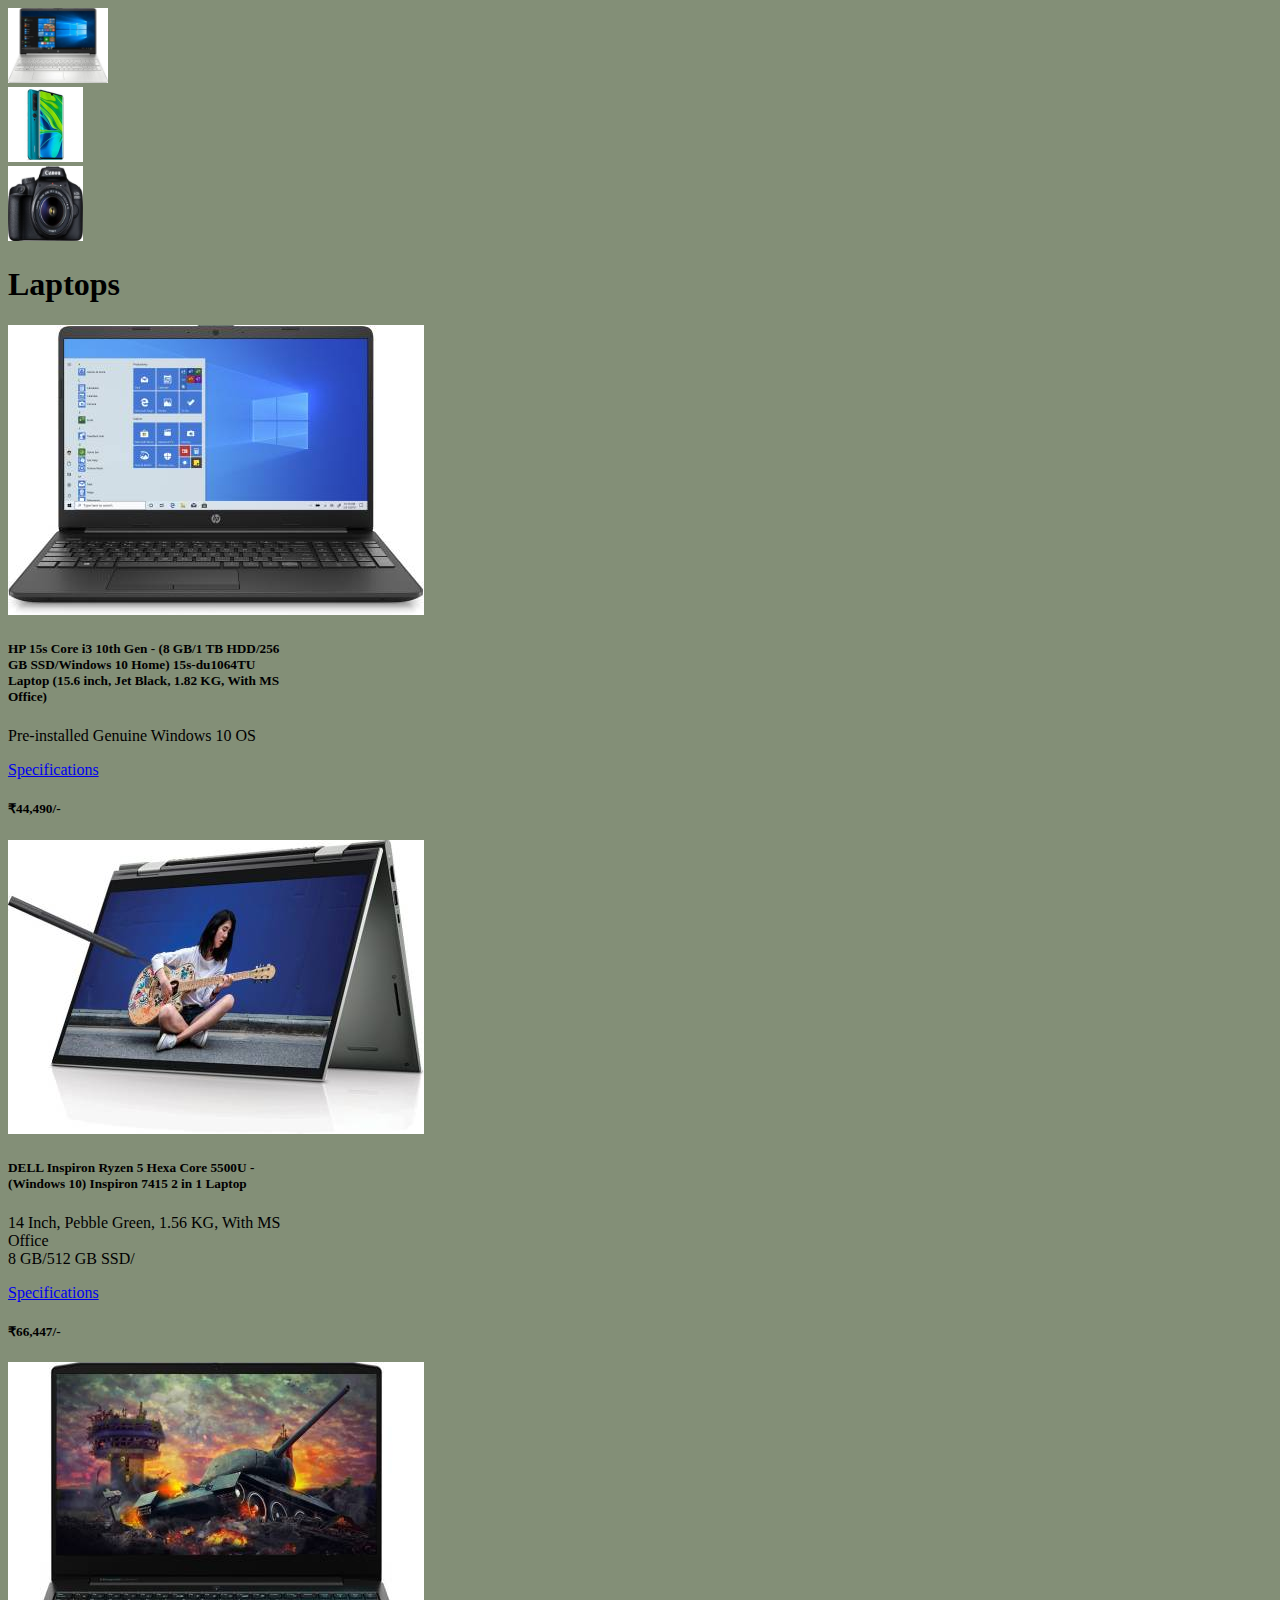
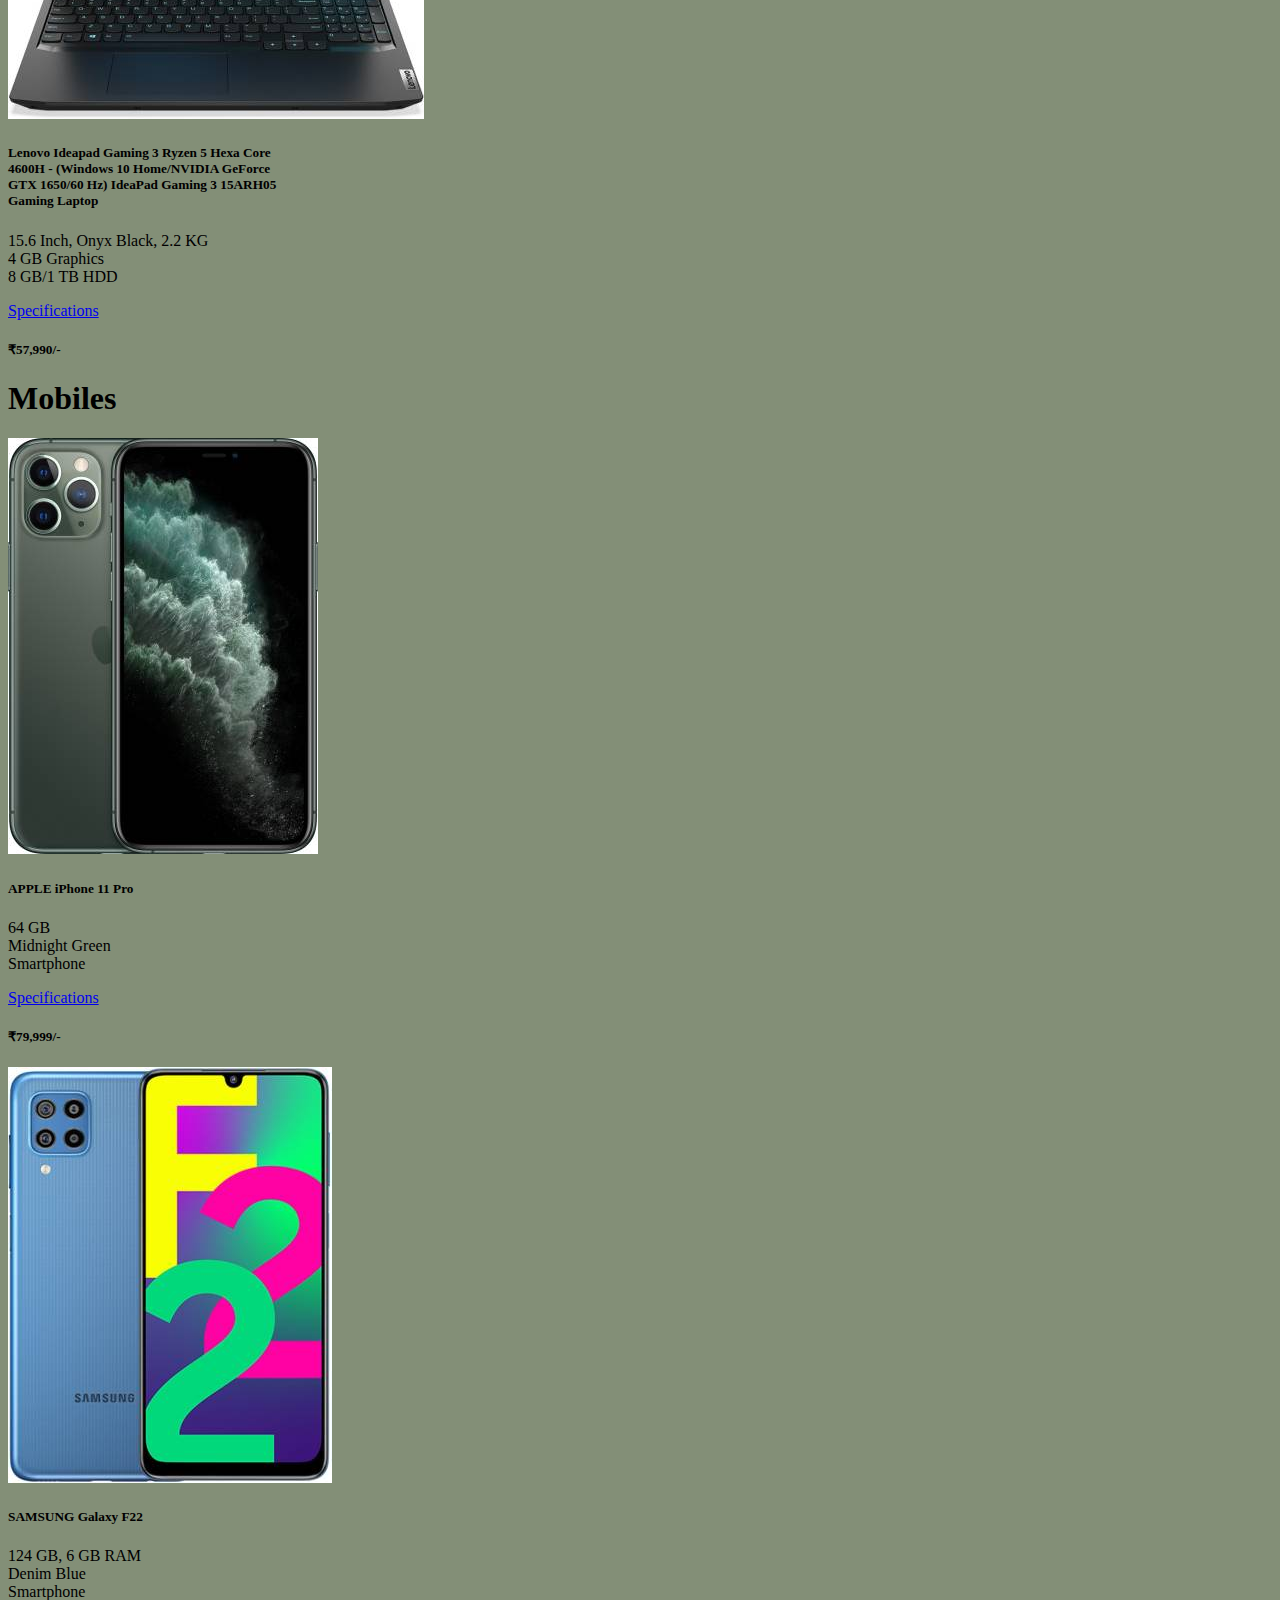
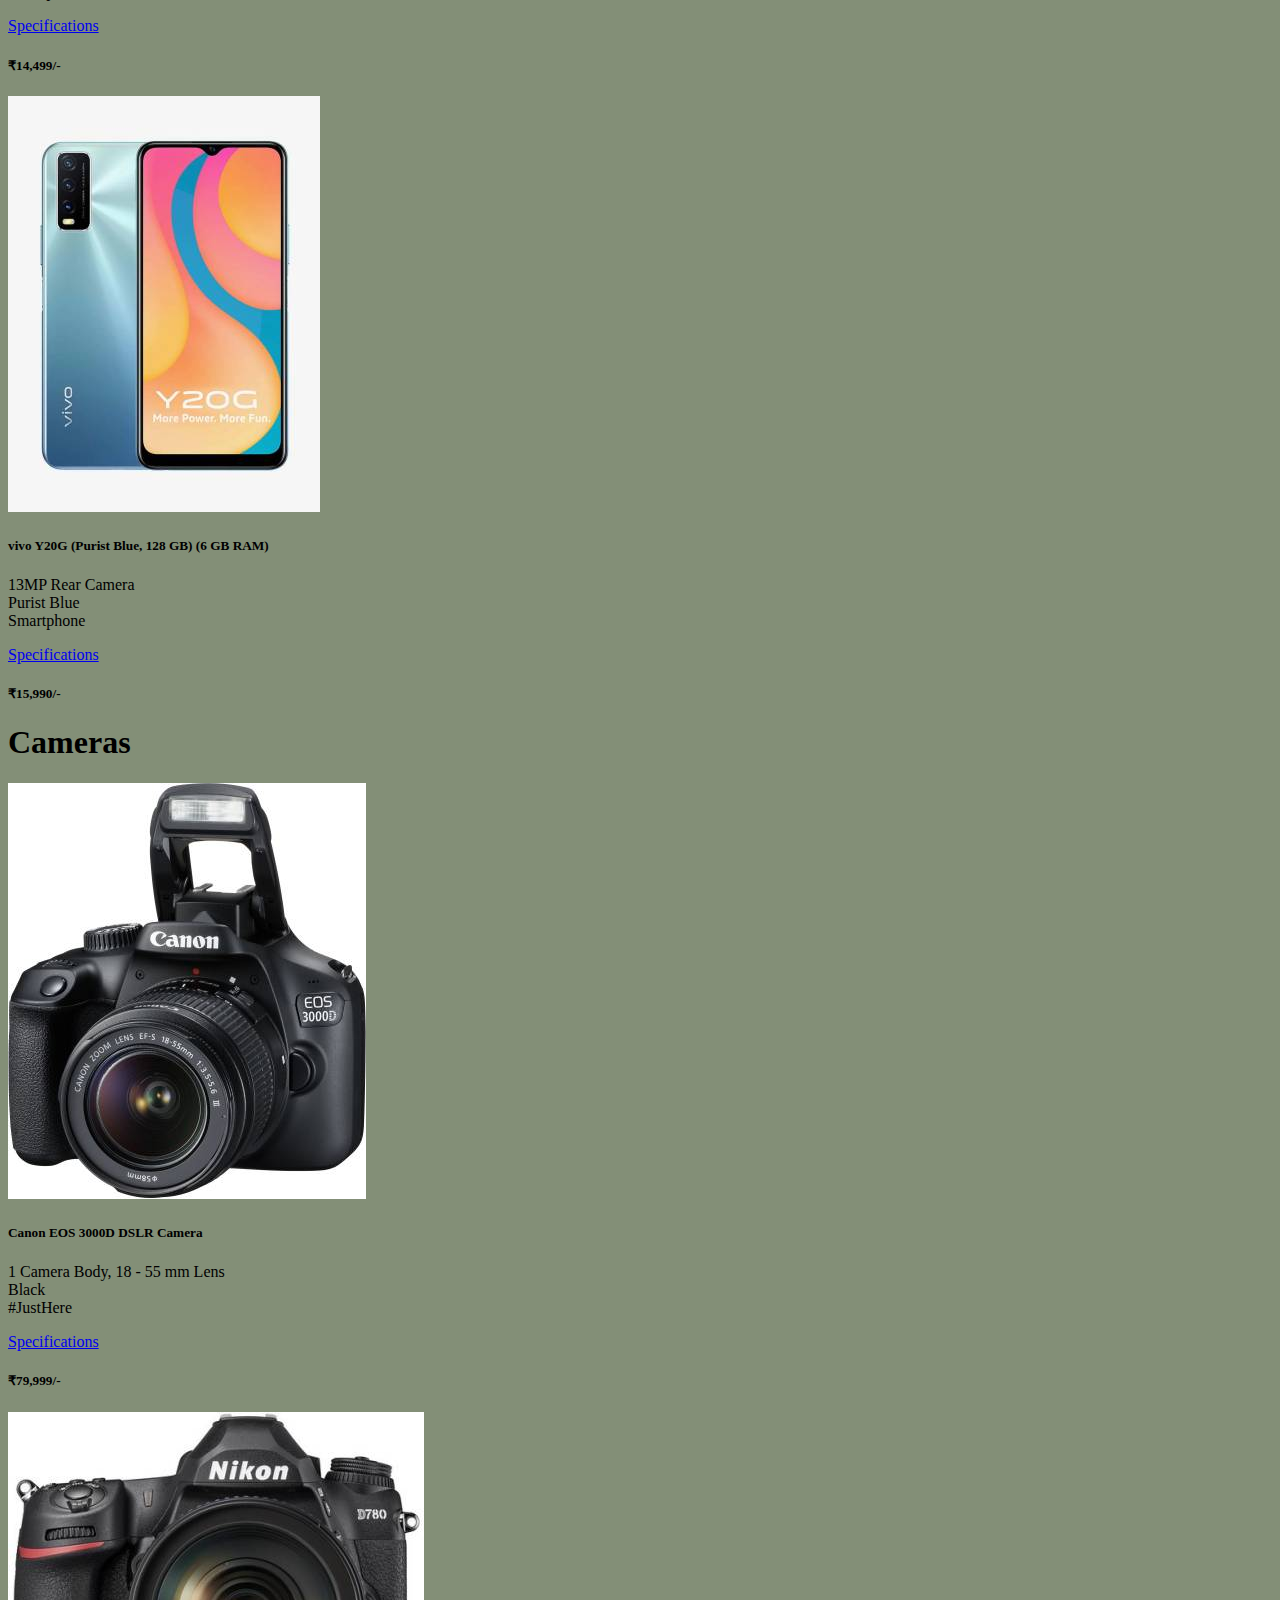
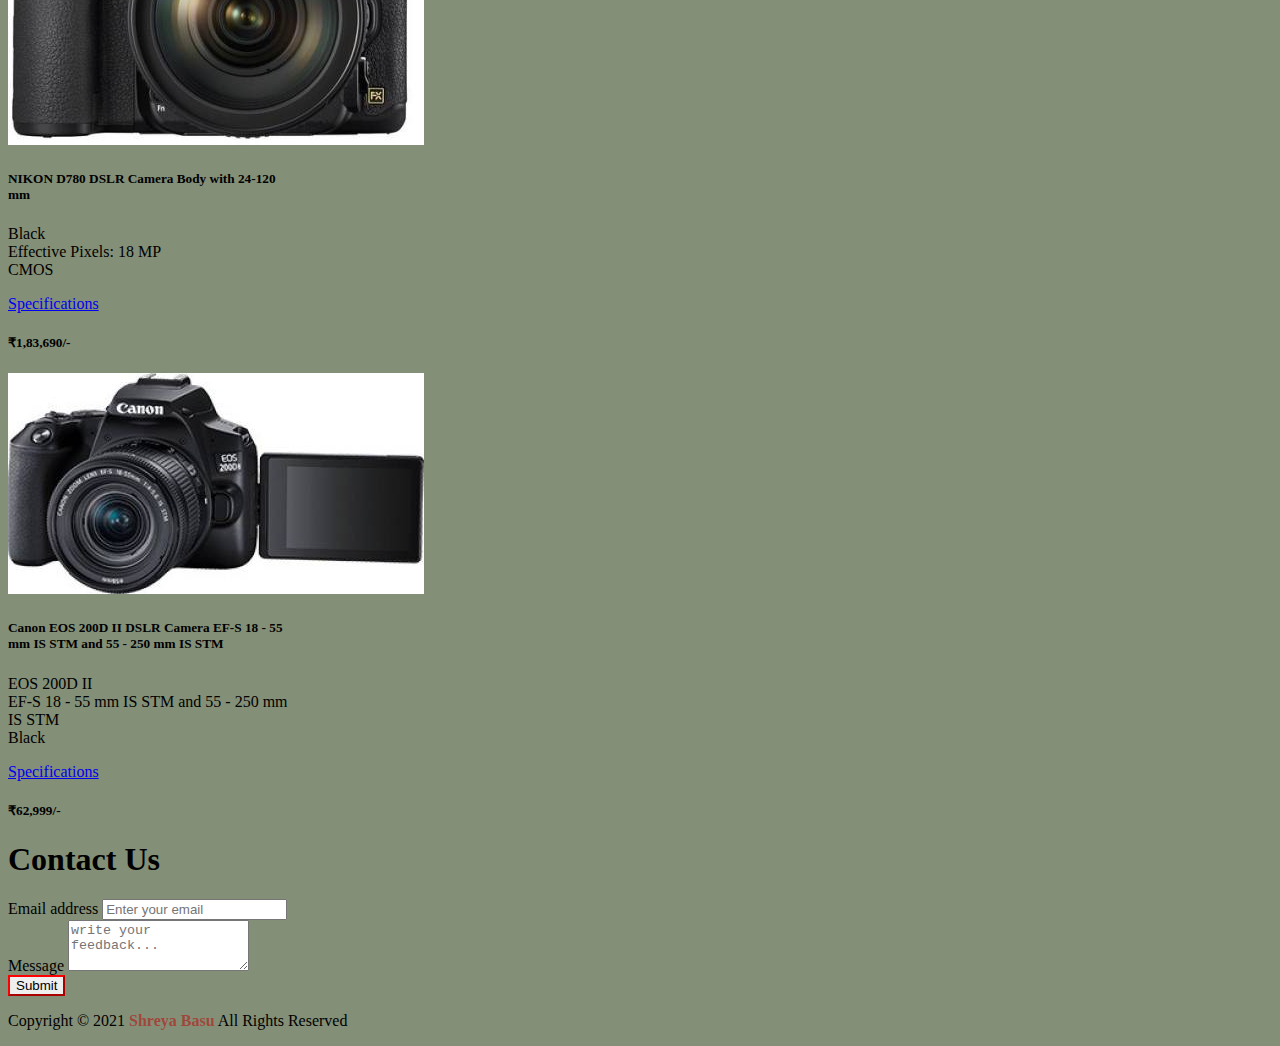
<file: index.html>
<!DOCTYPE html>
<html>
    <head>
        <meta charset="utf-8">
        <meta name="viewport" content="width=device-width, initial-scale=1.0">
        <title>Products</title>
        <link href="https://cdn.jsdelivr.net/npm/bootstrap@5.0.2/dist/css/bootstrap.min.css" rel="stylesheet" integrity="sha384-EVSTQN3/azprG1Anm3QDgpJLIm9Nao0Yz1ztcQTwFspd3yD65VohhpuuCOmLASjC" crossorigin="anonymous">
        <link rel="stylesheet" href="https://cdn.jsdelivr.net/npm/bootstrap-icons@1.5.0/font/bootstrap-icons.css">
    </head>


    <body style="background-color: rgb(131, 143, 119);">
        
        <!--Catagories-->
        <div class="container mt-2">
            <div class="d-flex justify-content-evenly">
                
                <div class="p-1 border border-primary">
                    <a href="#Laptop"><img src="images/laptop.jpeg" alt="p2" width="100" height="75"></a>
                </div>
                <div class="p-1 border border-primary">
                    <a href="#Mobile"><img src="images/mobile.jpeg" alt="p1" width="75" height="75"></a>
                </div>
                <div class="p-1 border border-primary">
                    <a href="#Camera"><img src="images/Camera.jpeg" alt="p3" width="75" height="75"></a>
                </div>
                
            </div>
        </div>


        <!--Laptop-->
        <div id="Laptop" class="container mt-2 p-4" >
            <h1 class="text-dark text-center mb-2 bg-light">Laptops</h1>
            <div class="d-flex flex-column flex-md-row justify-content-md-evenly gap-4">
            <div class="card" style="width: 18rem;">
                <img src="images/hplaptop1.jpeg" class="card-img-top" alt="pic1">
                <div class="card-body">
                <h5 class="card-title">HP 15s Core i3 10th Gen - (8 GB/1 TB HDD/256 GB SSD/Windows 10 Home) 15s-du1064TU Laptop  (15.6 inch, Jet Black, 1.82 KG, With MS Office)</h5>
                <p class="card-text">Pre-installed Genuine Windows 10 OS</p>
                <div class="d-flex justify-content-between">
                    <a href="Hp.html" class="btn btn-primary">Specifications</a>
                    <h5 class="pt-2">₹44,490/-</h5>
                </div>
                </div>
            </div>
            <div class="card" style="width: 18rem;">
                <img src="images/delllaptop1.jpeg" class="card-img-top" alt="pic1">
                <div class="card-body">
                <h5 class="card-title">DELL Inspiron Ryzen 5 Hexa Core 5500U - (Windows 10) Inspiron 7415 2 in 1 Laptop</h5>
                <p class="card-text">14 Inch, Pebble Green, 1.56 KG, With MS Office<br>
                    8 GB/512 GB SSD/</p>
                <div class="d-flex justify-content-between">
                    <a href="Dell.html" class="btn btn-primary">Specifications</a>
                    <h5 class="pt-2">₹66,447/-</h5>
                </div>
                </div>
            </div>
            <div class="card" style="width: 18rem;">
                <img src="images/lenovolaptop1.jpeg" class="card-img-top" alt="">
                <div class="card-body">
                <h5 class="card-title">Lenovo Ideapad Gaming 3 Ryzen 5 Hexa Core 4600H - (Windows 10 Home/NVIDIA GeForce GTX 1650/60 Hz) IdeaPad Gaming 3 15ARH05 Gaming Laptop</h5>
                <p class="card-text">15.6 Inch, Onyx Black, 2.2 KG<br>
                    4 GB Graphics<br>
                    8 GB/1 TB HDD</p>
                <div class="d-flex justify-content-between">
                    <a href="lenovo.html" class="btn btn-primary">Specifications</a>
                    <h5 class="pt-2">₹57,990/-</h5>
                </div>
                </div>
            </div>
            </div>
        </div>


        <!--mobile-->
        <div id="Mobile" class="container mt-2 p-4">
            <h1 class="text-dark text-center mb-2 bg-light">Mobiles</h1>
            <div class="d-flex flex-column flex-md-row justify-content-md-evenly gap-4">
            <div class="card" style="width: 18rem;">
                <img src="images/apple1.jpeg" class="card-img-top" alt="pic">
                <div class="card-body">
                <h5 class="card-title"> APPLE iPhone 11 Pro</h5>
                <p class="card-text">64 GB<br>Midnight Green<br>Smartphone</p>
                <div class="d-flex justify-content-between">
                    <a href="Apple.html" class="btn btn-primary">Specifications</a>
                    <h5 class="pt-2">₹79,999/-</h5>
                </div>
                </div>
            </div>
            <div class="card" style="width: 18rem;">
                <img src="images/samsung1.jpeg" class="card-img-top" alt="pic">
                <div class="card-body">
                <h5 class="card-title">SAMSUNG Galaxy F22</h5>
                <p class="card-text">124 GB, 6 GB RAM<br>Denim Blue<br>Smartphone</p>
                <div class="d-flex justify-content-between">
                    <a href="samsung.html" class="btn btn-primary">Specifications</a>
                    <h5 class="pt-2">₹14,499/-</h5>
                </div>
                </div>
            </div>
            <div class="card" style="width: 18rem;">
                <img src="images/Vivo1.jpeg" class="card-img-top" alt="pic">
                <div class="card-body">
                <h5 class="card-title">vivo Y20G (Purist Blue, 128 GB)  (6 GB RAM)</h5>
                <p class="card-text">13MP Rear Camera<br>Purist Blue<br>Smartphone</p>
                <div class="d-flex justify-content-between">
                    <a href="Vivo.html" class="btn btn-primary">Specifications</a>
                    <h5 class="pt-2">₹15,990/-</h5>
                </div>
                </div>
            </div>
            </div>
        </div>


        <!--Cameras-->
        <div id="Camera" class="container mt-2 p-4">
            <h1 class="text-dark text-center mb-2 bg-light">Cameras</h1>
            <div class="d-flex flex-column flex-md-row justify-content-md-evenly gap-4">
            <div class="card" style="width: 18rem;">
                <img src="images/Canon1.jpeg" class="card-img-top" alt="">
                <div class="card-body">
                <h5 class="card-title">Canon EOS 3000D DSLR Camera </h5>
                <p class="card-text">1 Camera Body, 18 - 55 mm Lens <br> Black <br> #JustHere</p>
                <div class="d-flex justify-content-between">
                    <a href="Canon.html" class="btn btn-primary">Specifications</a>
                    <h5 class="pt-2">₹79,999/-</h5>
                </div>
                </div>
            </div>
            <div class="card" style="width: 18rem;">
                <img src="images/Nikon1.jpeg" class="card-img-top" alt="">
                <div class="card-body">
                <h5 class="card-title">NIKON D780 DSLR Camera Body with 24-120 mm  </h5>
                <p class="card-text">Black<br>Effective Pixels: 18 MP<br>CMOS</p>
                <div class="d-flex justify-content-between">
                    <a href="Nikon.html" class="btn btn-primary">Specifications</a>
                    <h5 class="pt-2">₹1,83,690/-</h5>
                </div>
                </div>
            </div>
            <div class="card" style="width: 18rem;">
                <img src="images/canoneos3.jpeg" class="card-img-top" alt="">
                <div class="card-body">
                <h5 class="card-tityle">Canon EOS 200D II DSLR Camera EF-S 18 - 55 mm IS STM and 55 - 250 mm IS STM  </h5>
                <p class="card-text">EOS 200D II<br>EF-S 18 - 55 mm IS STM and 55 - 250 mm IS STM<br>Black</p>
                <div class="d-flex justify-content-between">
                    <a href="canoneos.html" class="btn btn-primary">Specifications</a>
                    <h5 class="pt-2">₹62,999/-</h5>
                </div>
                </div>
            </div>
            </div>
        </div>

        <!--Contact Us-->
        <section id="contact" class="mt-4 py-4 bg-primary" >
            <h1 class="text-light text-center mb-3">Contact Us</h1>
            <div class="container d-flex flex-column flex-md-row justify-content-md-center" >
            <form>
            <div class="mb-3">
                <label for="exampleFormControlInput1" class="form-label text-light">Email address</label>
                <input type="email" required class="form-control" id="exampleFormControlInput1" placeholder="Enter your email">
            </div>
            <div class="mb-3">
                <label for="exampleFormControlTextarea1" class="form-label text-light">Message</label>
                <textarea class="form-control" id="exampleFormControlTextarea1" required placeholder="write your feedback..." rows="3"></textarea>
            </div>
            <button type="submit" class="btn btn-light" style="border-color:red;">Submit</button>
            </form>
            </div>
        </section>

        <!--footer-->
        <footer class="text-center mt-2">
        <p>Copyright &copy; 2021 <strong style="color:#bb000085">Shreya Basu</strong> All Rights Reserved</p>
        </footer>

    </body>
</html>
</file>
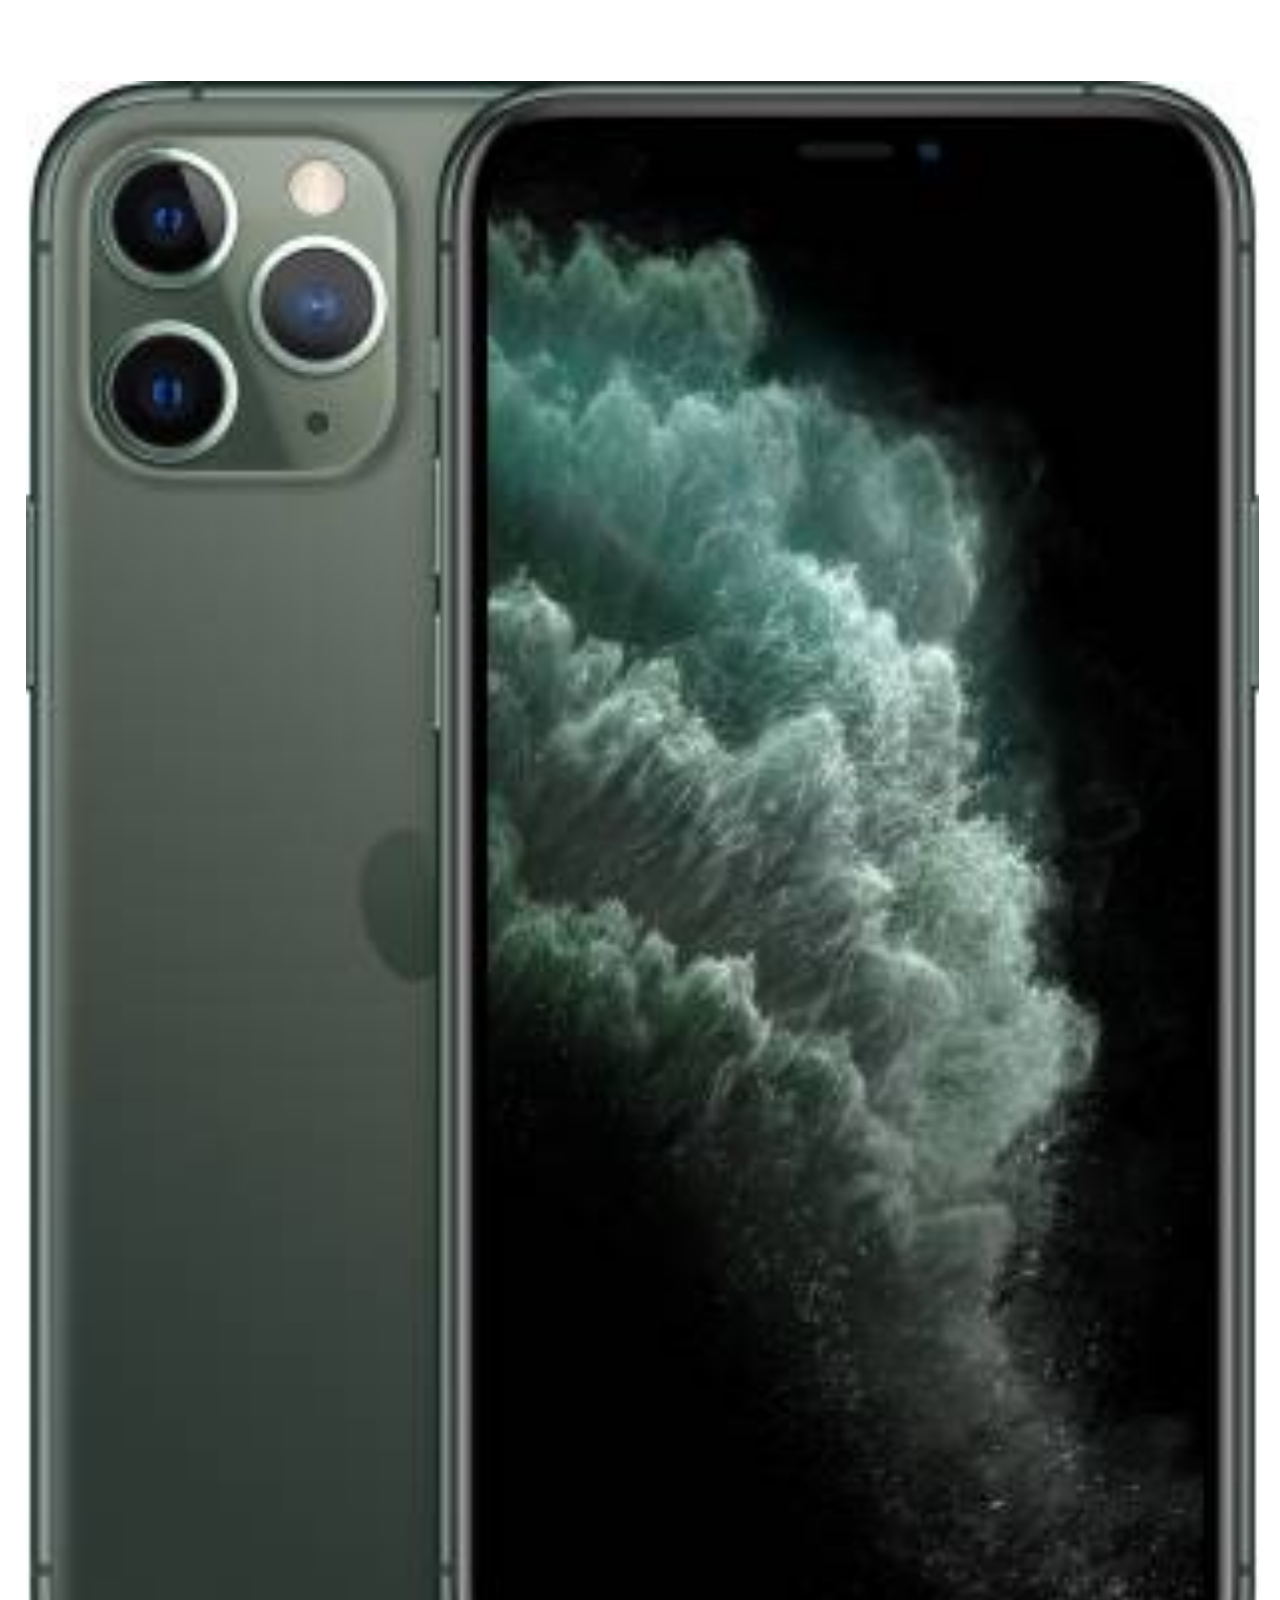
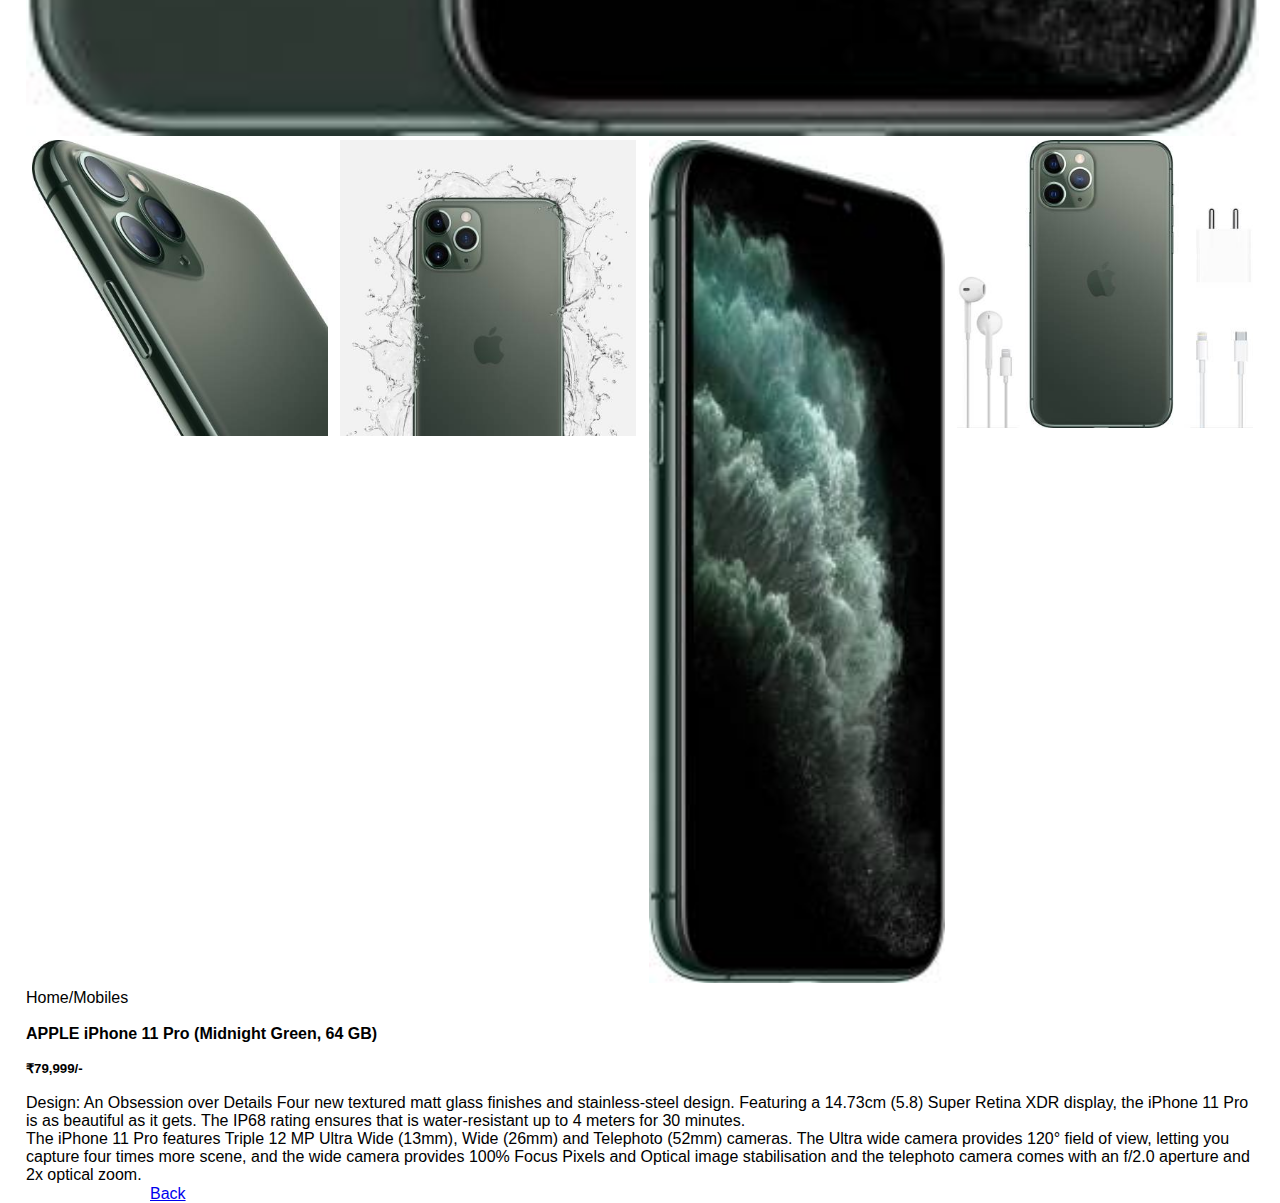
<file: Apple.html>
<!DOCTYPE html>
<html lang="en">
    <head>
        <meta charset="UTF-8">
        <meta name="viewport" content="width=device-width, initial-scale=1.0">
        <title>Apple Mobile</title>
        <link href="https://cdn.jsdelivr.net/npm/bootstrap@5.0.2/dist/css/bootstrap.min.css" rel="stylesheet" integrity="sha384-EVSTQN3/azprG1Anm3QDgpJLIm9Nao0Yz1ztcQTwFspd3yD65VohhpuuCOmLASjC" crossorigin="anonymous">
        <link rel="stylesheet" href="style.css">
    </head>

    <body>
        <div class="small-container single-product">
            <div class="row">
                <div class="col-2">
                    <img src="images/apple1.jpeg" width="100%" id="ProductImg">
                    <div class="small-img-row">
                        <div class="small-img-col">
                            <img src="images/apple2.jpeg" width="100%" class="small-img">
                        </div>
                        <div class="small-img-col">
                            <img src="images/apple3.jpeg" width="100%" class="small-img">
                        </div>
                        <div class="small-img-col">
                            <img src="images/apple4.jpeg" width="100%" class="small-img">
                        </div>
                        <div class="small-img-col">
                            <img src="images/apple5.jpeg" width="100%" class="small-img">
                        </div>
                    </div>
                </div>
                
                <div class="col-2">
                    <p>Home/Mobiles</p>
                    <br>
                    <h4>APPLE iPhone 11 Pro (Midnight Green, 64 GB)</h4>
                    <br>
                    <h5>₹79,999/-</h5>
                    <br>
                    <p>
                        Design: An Obsession over Details
                        Four new textured matt glass finishes and stainless-steel design. Featuring a 14.73cm (5.8) Super Retina XDR display, the iPhone 11 Pro is as beautiful as it gets. The IP68 rating ensures that is water-resistant up to 4 meters for 30 minutes.</p>
                    <p>The iPhone 11 Pro features Triple 12 MP Ultra Wide (13mm), Wide (26mm) and Telephoto (52mm) cameras. The Ultra wide camera provides 120° field of view, letting you capture four times more scene, and the wide camera provides 100% Focus Pixels and Optical image stabilisation and the telephoto camera comes with an f/2.0 aperture and 2x optical zoom.</p>
                </div>
            
            </div>
        </div>
        <a class="btn btn-primary btn-sm" href="index.html" itemalign="center" padding="15px"> Back</a>
    </body>

</html>
</file>
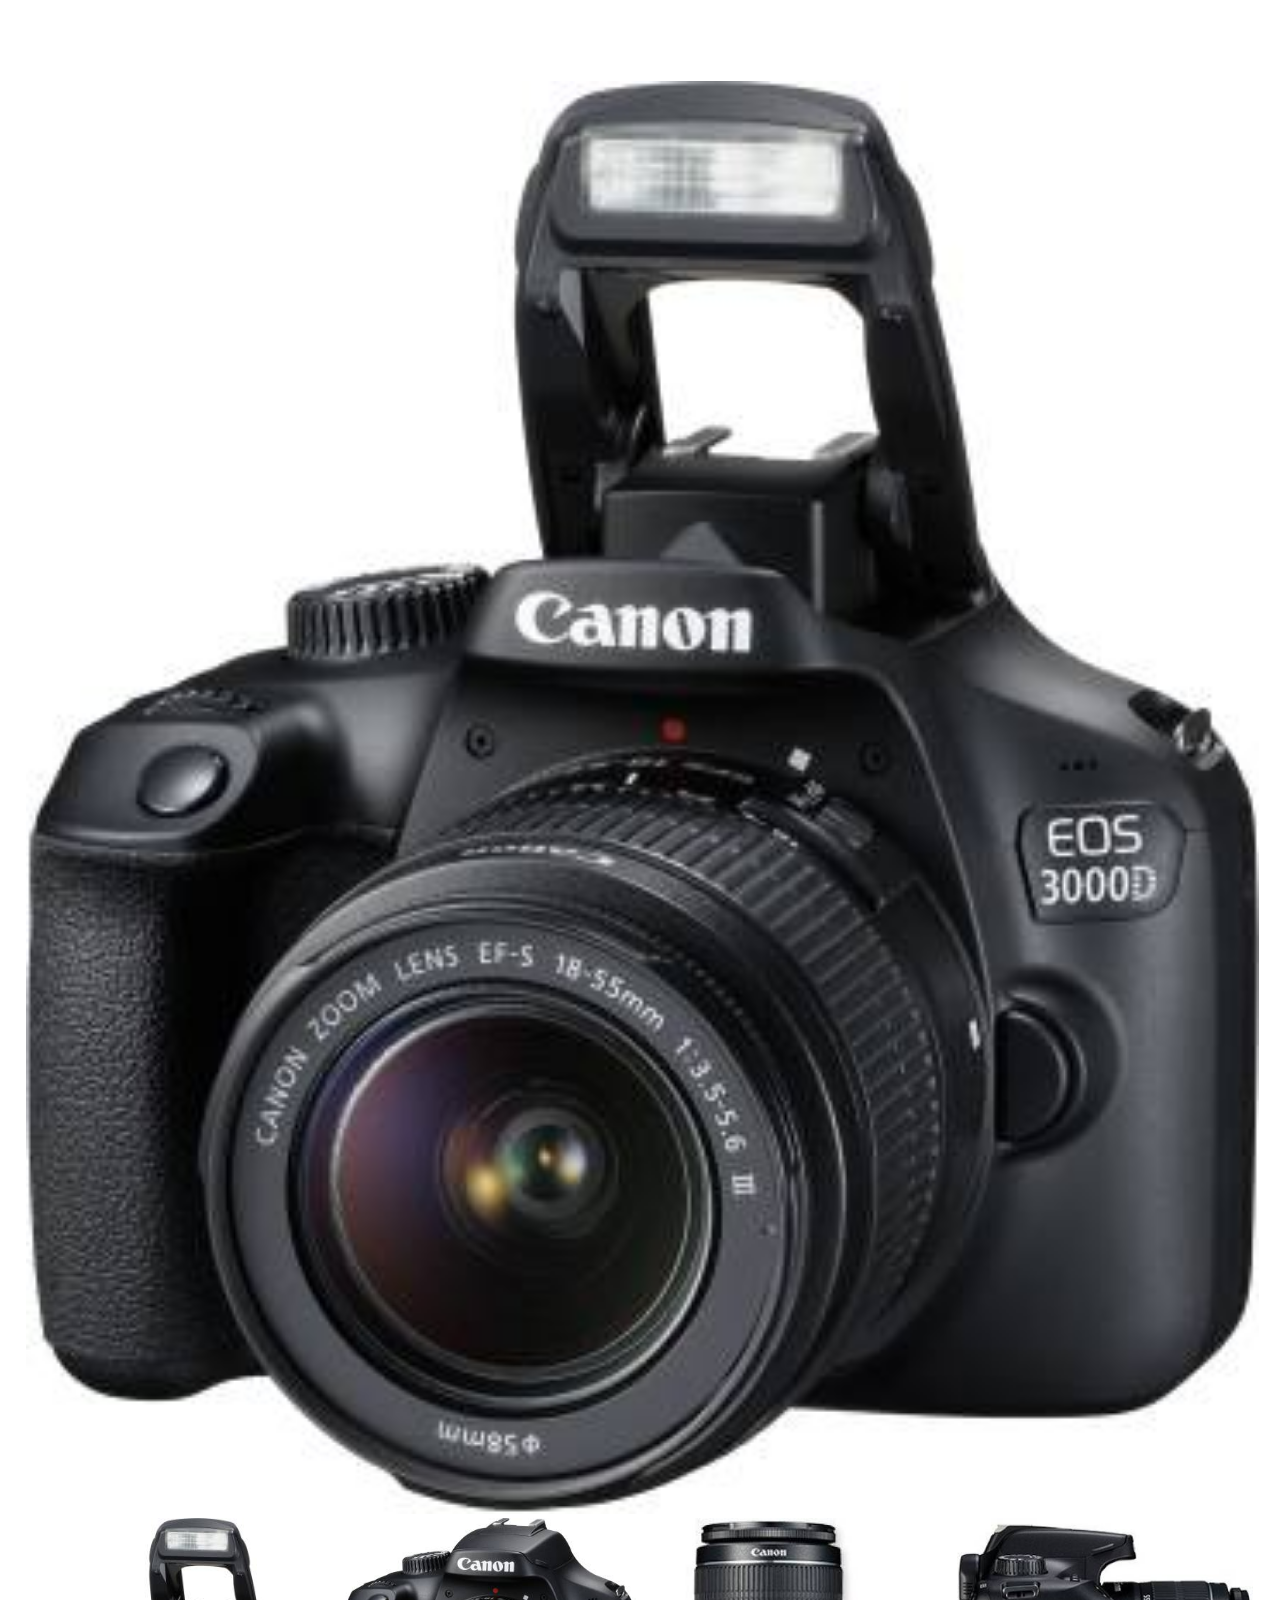
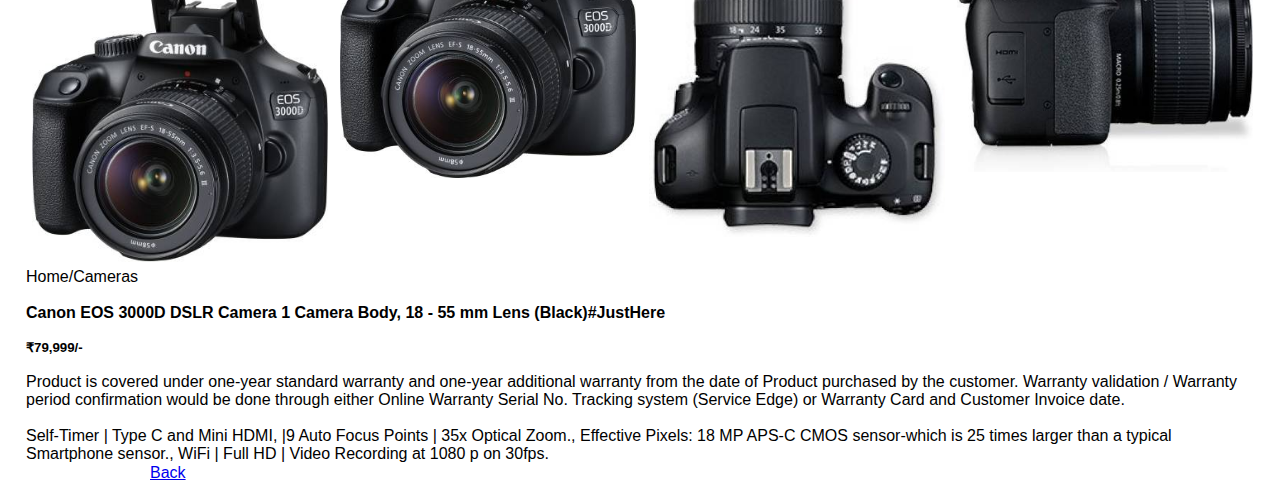
<file: Canon.html>
<!DOCTYPE html>
<html lang="en">
    <head>
        <meta charset="UTF-8">
        <meta name="viewport" content="width=device-width, initial-scale=1.0">
        <title>Canon</title>
        <link href="https://cdn.jsdelivr.net/npm/bootstrap@5.0.2/dist/css/bootstrap.min.css" rel="stylesheet" integrity="sha384-EVSTQN3/azprG1Anm3QDgpJLIm9Nao0Yz1ztcQTwFspd3yD65VohhpuuCOmLASjC" crossorigin="anonymous">
        <link rel="stylesheet" href="style.css">
    </head>

    <body>
        <div class="small-container single-product">
            <div class="row">
                <div class="col-2">
                    <img src="images/Canon1.jpeg" width="100%" id="ProductImg">
                    <div class="small-img-row">
                        <div class="small-img-col">
                            <img src="images/Canon1.jpeg" width="100%" class="small-img">
                        </div>
                        <div class="small-img-col">
                            <img src="images/Canon2.jpeg" width="100%" class="small-img">
                        </div>
                        <div class="small-img-col">
                            <img src="images/Canon3.jpeg" width="100%" class="small-img">
                        </div>
                        <div class="small-img-col">
                            <img src="images/Canon4.jpeg" width="100%" class="small-img">
                        </div>
                    </div>
                </div>
                
                <div class="col-2">
                    <p>Home/Cameras</p>
                    <br>
                    <h4>Canon EOS 3000D DSLR Camera 1 Camera Body, 18 - 55 mm Lens  (Black)#JustHere</h4>
                    <br>
                    <h5>₹79,999/-</h5>
                    <br>
                    <p>Product is covered under one-year standard warranty and one-year additional warranty from the date of Product purchased by the customer. Warranty validation / Warranty period confirmation would be done through either Online Warranty Serial No. Tracking system (Service Edge) or Warranty Card and Customer Invoice date.</p>
                    <br>
                    <p>Self-Timer | Type C and Mini HDMI, |9 Auto Focus Points | 35x Optical Zoom., Effective Pixels: 18 MP APS-C CMOS sensor-which is 25 times larger than a typical Smartphone sensor., WiFi | Full HD | Video Recording at 1080 p on 30fps.</p>
                </div>
            
            </div>
        </div>
        <a class="btn btn-primary btn-sm" href="index.html" itemalign="center" padding="15px"> Back</a>
    </body>

</html>
</file>
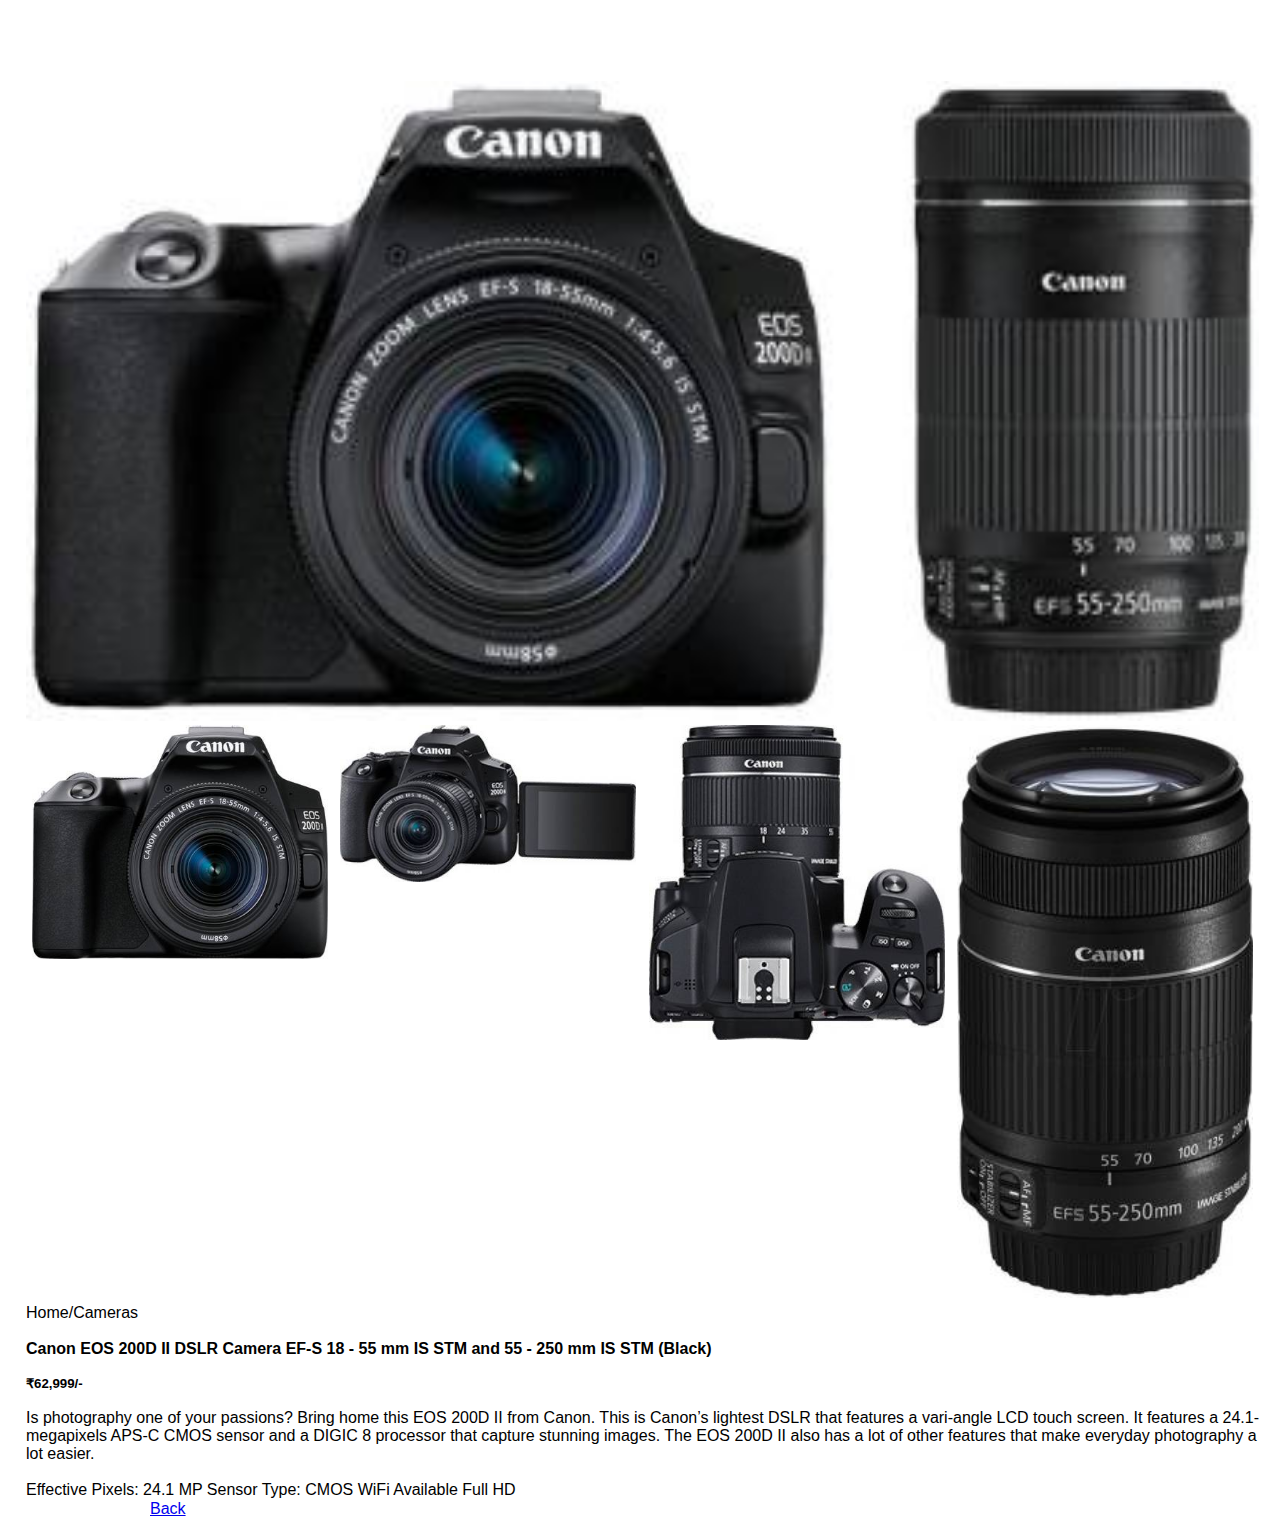
<file: canoneos.html>
<!DOCTYPE html>
<html lang="en">
    <head>
        <meta charset="UTF-8">
        <meta name="viewport" content="width=device-width, initial-scale=1.0">
        <title>Canon Eos</title>
        <link href="https://cdn.jsdelivr.net/npm/bootstrap@5.0.2/dist/css/bootstrap.min.css" rel="stylesheet" integrity="sha384-EVSTQN3/azprG1Anm3QDgpJLIm9Nao0Yz1ztcQTwFspd3yD65VohhpuuCOmLASjC" crossorigin="anonymous">
        <link rel="stylesheet" href="style.css">
    </head>

    <body>
        <div class="small-container single-product">
            <div class="row">
                <div class="col-2">
                    <img src="images/canoneos1.jpeg" width="100%" id="ProductImg">
                    <div class="small-img-row">
                        <div class="small-img-col">
                            <img src="images/canoneos2.jpeg" width="100%" class="small-img">
                        </div>
                        <div class="small-img-col">
                            <img src="images/canoneos3.jpeg" width="100%" class="small-img">
                        </div>
                        <div class="small-img-col">
                            <img src="images/canoneos4.jpeg" width="100%" class="small-img">
                        </div>
                        <div class="small-img-col">
                            <img src="images/canoneos5.jpeg" width="100%" class="small-img">
                        </div>
                    </div>
                </div>
                
                <div class="col-2">
                    <p>Home/Cameras</p>
                    <br>
                    <h4>Canon EOS 200D II DSLR Camera EF-S 18 - 55 mm IS STM and 55 - 250 mm IS STM  (Black)</h4>
                    <br>
                    <h5>₹62,999/-</h5>
                    <br>
                    <p>Is photography one of your passions? Bring home this EOS 200D II from Canon. This is Canon’s lightest DSLR that features a vari-angle LCD touch screen. It features a 24.1-megapixels APS-C CMOS sensor and a DIGIC 8 processor that capture stunning images. The EOS 200D II also has a lot of other features that make everyday photography a lot easier.</p>
                    <br>
                    <p>Effective Pixels: 24.1 MP
                        Sensor Type: CMOS
                        WiFi Available
                        Full HD</p>
                </div>
            
            </div>
        </div>
        <a class="btn btn-primary btn-sm" href="index.html" itemalign="center" padding="15px"> Back</a>
    </body>

</html>
</file>
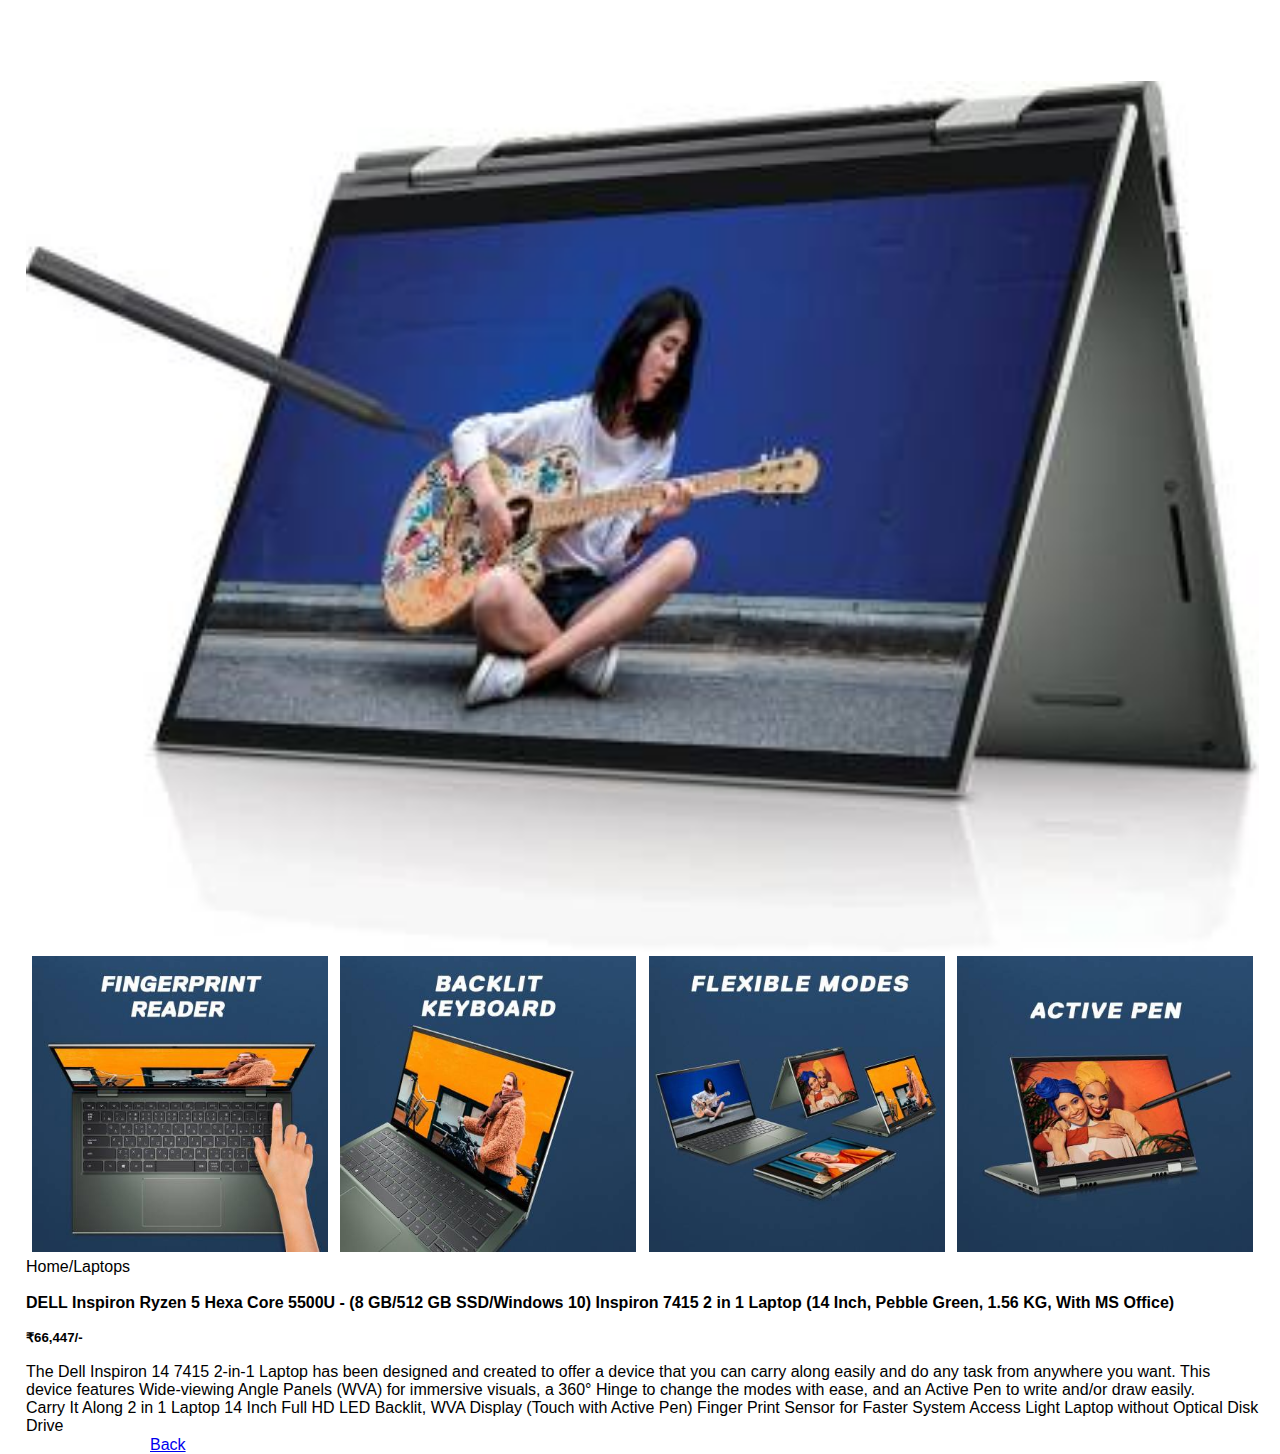
<file: Dell.html>
<!DOCTYPE html>
<html lang="en">
    <head>
        <meta charset="UTF-8">
        <meta name="viewport" content="width=device-width, initial-scale=1.0">
        <title>Dell Laptop</title>
        <link href="https://cdn.jsdelivr.net/npm/bootstrap@5.0.2/dist/css/bootstrap.min.css" rel="stylesheet" integrity="sha384-EVSTQN3/azprG1Anm3QDgpJLIm9Nao0Yz1ztcQTwFspd3yD65VohhpuuCOmLASjC" crossorigin="anonymous">
        <link rel="stylesheet" href="style.css">
    </head>

    <body>
        <div class="small-container single-product">
            <div class="row">
                <div class="col-2">
                    <img src="images/delllaptop1.jpeg" width="100%" id="ProductImg">
                    <div class="small-img-row">
                        <div class="small-img-col">
                            <img src="images/delllaptop2.jpeg" width="100%" class="small-img">
                        </div>
                        <div class="small-img-col">
                            <img src="images/delllaptop3.jpeg" width="100%" class="small-img">
                        </div>
                        <div class="small-img-col">
                            <img src="images/delllaptop4.jpeg" width="100%" class="small-img">
                        </div>
                        <div class="small-img-col">
                            <img src="images/delllaptop5.jpeg" width="100%" class="small-img">
                        </div>
                    </div>
                </div>
                
                <div class="col-2">
                    <p>Home/Laptops</p>
                    <br>
                    <h4>DELL Inspiron Ryzen 5 Hexa Core 5500U - (8 GB/512 GB SSD/Windows 10) Inspiron 7415 2 in 1 Laptop  (14 Inch, Pebble Green, 1.56 KG, With MS Office)</h4>
                    <br>
                    <h5>₹66,447/-</h5>
                    <br>
                    <p>The Dell Inspiron 14 7415 2-in-1 Laptop has been designed and created to offer a device that you can carry along easily and do any task from anywhere you want. This device features Wide-viewing Angle Panels (WVA) for immersive visuals, a 360° Hinge to change the modes with ease, and an Active Pen to write and/or draw easily.</p>
                    <p>Carry It Along 2 in 1 Laptop
                        14 Inch Full HD LED Backlit, WVA Display (Touch with Active Pen)
                        Finger Print Sensor for Faster System Access
                        Light Laptop without Optical Disk Drive</p>
                </div>
            
            </div>
        </div>
        <a class="btn btn-primary btn-sm" href="index.html" itemalign="center" padding="15px"> Back</a>
    </body>

</html>
</file>
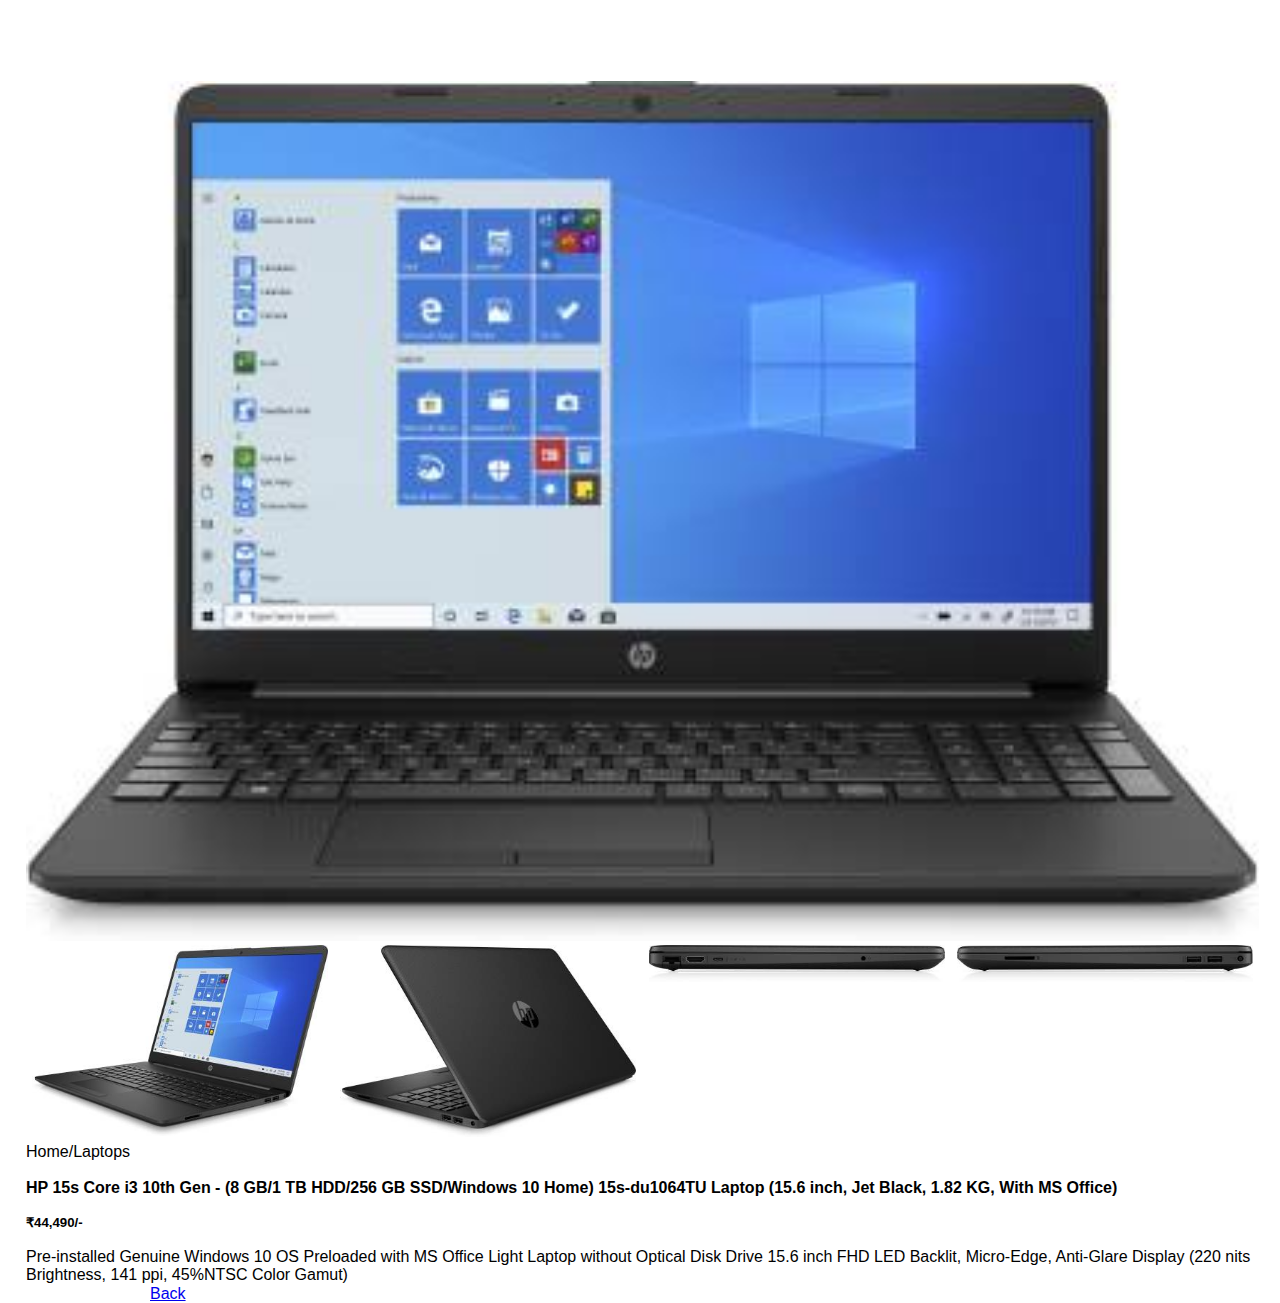
<file: Hp.html>
<!DOCTYPE html>
<html lang="en">
    <head>
        <meta charset="UTF-8">
        <meta name="viewport" content="width=device-width, initial-scale=1.0">
        <title>Hp Laptop</title>
        <link href="https://cdn.jsdelivr.net/npm/bootstrap@5.0.2/dist/css/bootstrap.min.css" rel="stylesheet" integrity="sha384-EVSTQN3/azprG1Anm3QDgpJLIm9Nao0Yz1ztcQTwFspd3yD65VohhpuuCOmLASjC" crossorigin="anonymous">
        <link rel="stylesheet" href="style.css">
    </head>

    <body >
        <div class="small-container single-product">
            <div class="row">
                <div class="col-2">
                    <img src="images/hplaptop1.jpeg" width="100%" id="ProductImg">
                    <div class="small-img-row">
                        <div class="small-img-col">
                            <img src="images/hplaptop2.jpeg" width="100%" class="small-img">
                        </div>
                        <div class="small-img-col">
                            <img src="images/hplaptop3.jpeg" width="100%" class="small-img">
                        </div>
                        <div class="small-img-col">
                            <img src="images/hplaptop4.jpeg" width="100%" class="small-img">
                        </div>
                        <div class="small-img-col">
                            <img src="images/hplaptop5.jpeg" width="100%" class="small-img">
                        </div>
                    </div>
                </div>
                
                <div class="col-2">
                    <p>Home/Laptops</p>
                    <br>
                    <h4>HP 15s Core i3 10th Gen - (8 GB/1 TB HDD/256 GB SSD/Windows 10 Home) 15s-du1064TU Laptop  (15.6 inch, Jet Black, 1.82 KG, With MS Office)</h4>
                    <br>
                    <h5>₹44,490/-</h5>
                    <br>
                    <p>Pre-installed Genuine Windows 10 OS
                        Preloaded with MS Office
                        Light Laptop without Optical Disk Drive
                        15.6 inch FHD LED Backlit, Micro-Edge, Anti-Glare Display (220 nits Brightness, 141 ppi, 45%NTSC Color Gamut)</p>
                </div>
            
            </div>
        </div>
        <a class="btn btn-primary btn-sm" href="index.html" itemalign="center" padding="15px"> Back</a>
    </body>

</html>
</file>
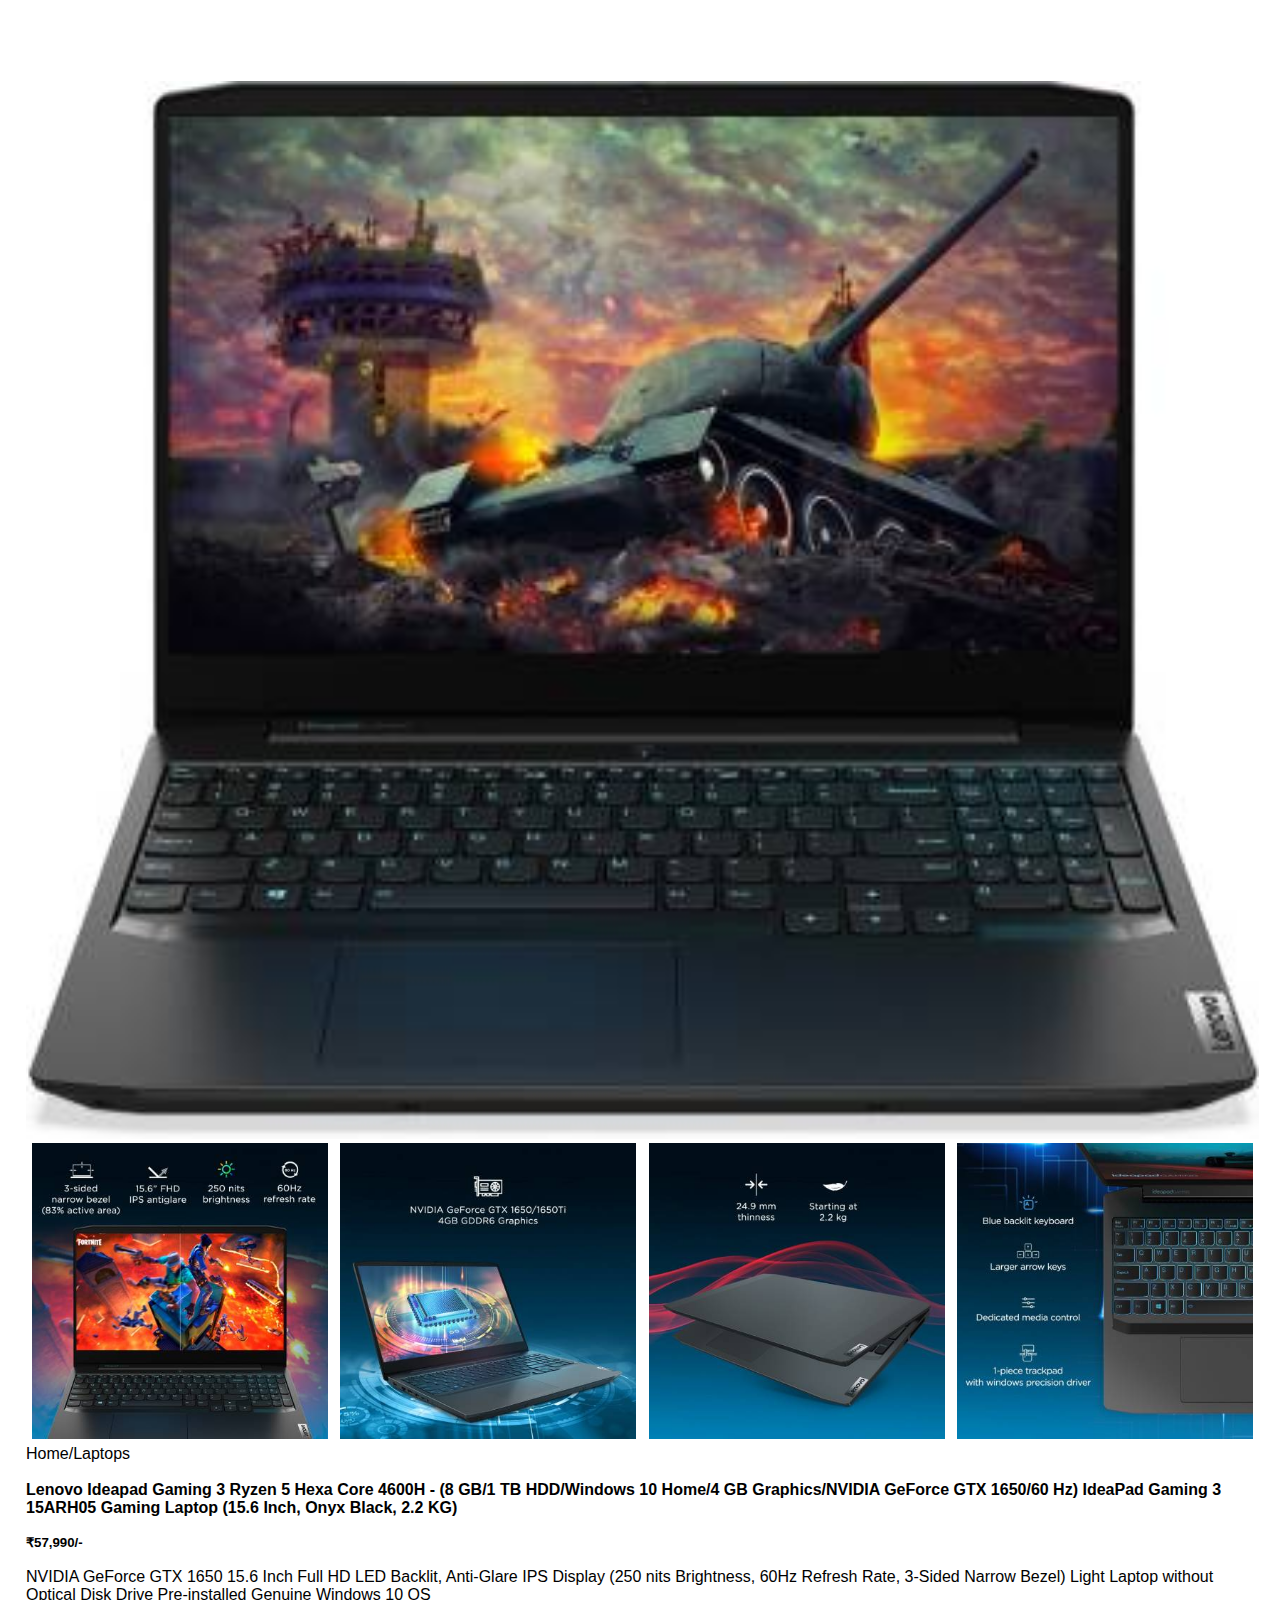
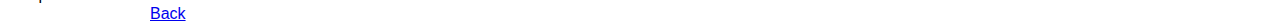
<file: lenovo.html>
<!DOCTYPE html>
<html lang="en">
    <head>
        <meta charset="UTF-8">
        <meta name="viewport" content="width=device-width, initial-scale=1.0">
        <title>Lenovo Laptop</title>
        <link href="https://cdn.jsdelivr.net/npm/bootstrap@5.0.2/dist/css/bootstrap.min.css" rel="stylesheet" integrity="sha384-EVSTQN3/azprG1Anm3QDgpJLIm9Nao0Yz1ztcQTwFspd3yD65VohhpuuCOmLASjC" crossorigin="anonymous">
        <link rel="stylesheet" href="style.css">
    </head>

    <body>
        <div class="small-container single-product">
            <div class="row">
                <div class="col-2">
                    <img src="images/lenovolaptop1.jpeg" width="100%" id="ProductImg">
                    <div class="small-img-row">
                        <div class="small-img-col">
                            <img src="images/lenovolaptop2.jpeg" width="100%" class="small-img">
                        </div>
                        <div class="small-img-col">
                            <img src="images/lenovolaptop3.jpeg" width="100%" class="small-img">
                        </div>
                        <div class="small-img-col">
                            <img src="images/lenovolaptop4.jpeg" width="100%" class="small-img">
                        </div>
                        <div class="small-img-col">
                            <img src="images/lenovo-original-imafvzjbyfgxupyq.jpeg" width="100%" class="small-img">
                        </div>
                    </div>
                </div>
                
                <div class="col-2">
                    <p>Home/Laptops</p>
                    <br>
                    <h4>Lenovo Ideapad Gaming 3 Ryzen 5 Hexa Core 4600H - (8 GB/1 TB HDD/Windows 10 Home/4 GB Graphics/NVIDIA GeForce GTX 1650/60 Hz) IdeaPad Gaming 3 15ARH05 Gaming Laptop  (15.6 Inch, Onyx Black, 2.2 KG)</h4>
                    <br>
                    <h5>₹57,990/-</h5>
                    <br>
                    <p>NVIDIA GeForce GTX 1650
                        15.6 Inch Full HD LED Backlit, Anti-Glare IPS Display (250 nits Brightness, 60Hz Refresh Rate, 3-Sided Narrow Bezel)
                        Light Laptop without Optical Disk Drive
                        Pre-installed Genuine Windows 10 OS</p>
                </div>
            
            </div>
        </div>
        <a class="btn btn-primary btn-sm" href="index.html" itemalign="center" padding="15px"> Back</a>
    </body>

</html>
</file>
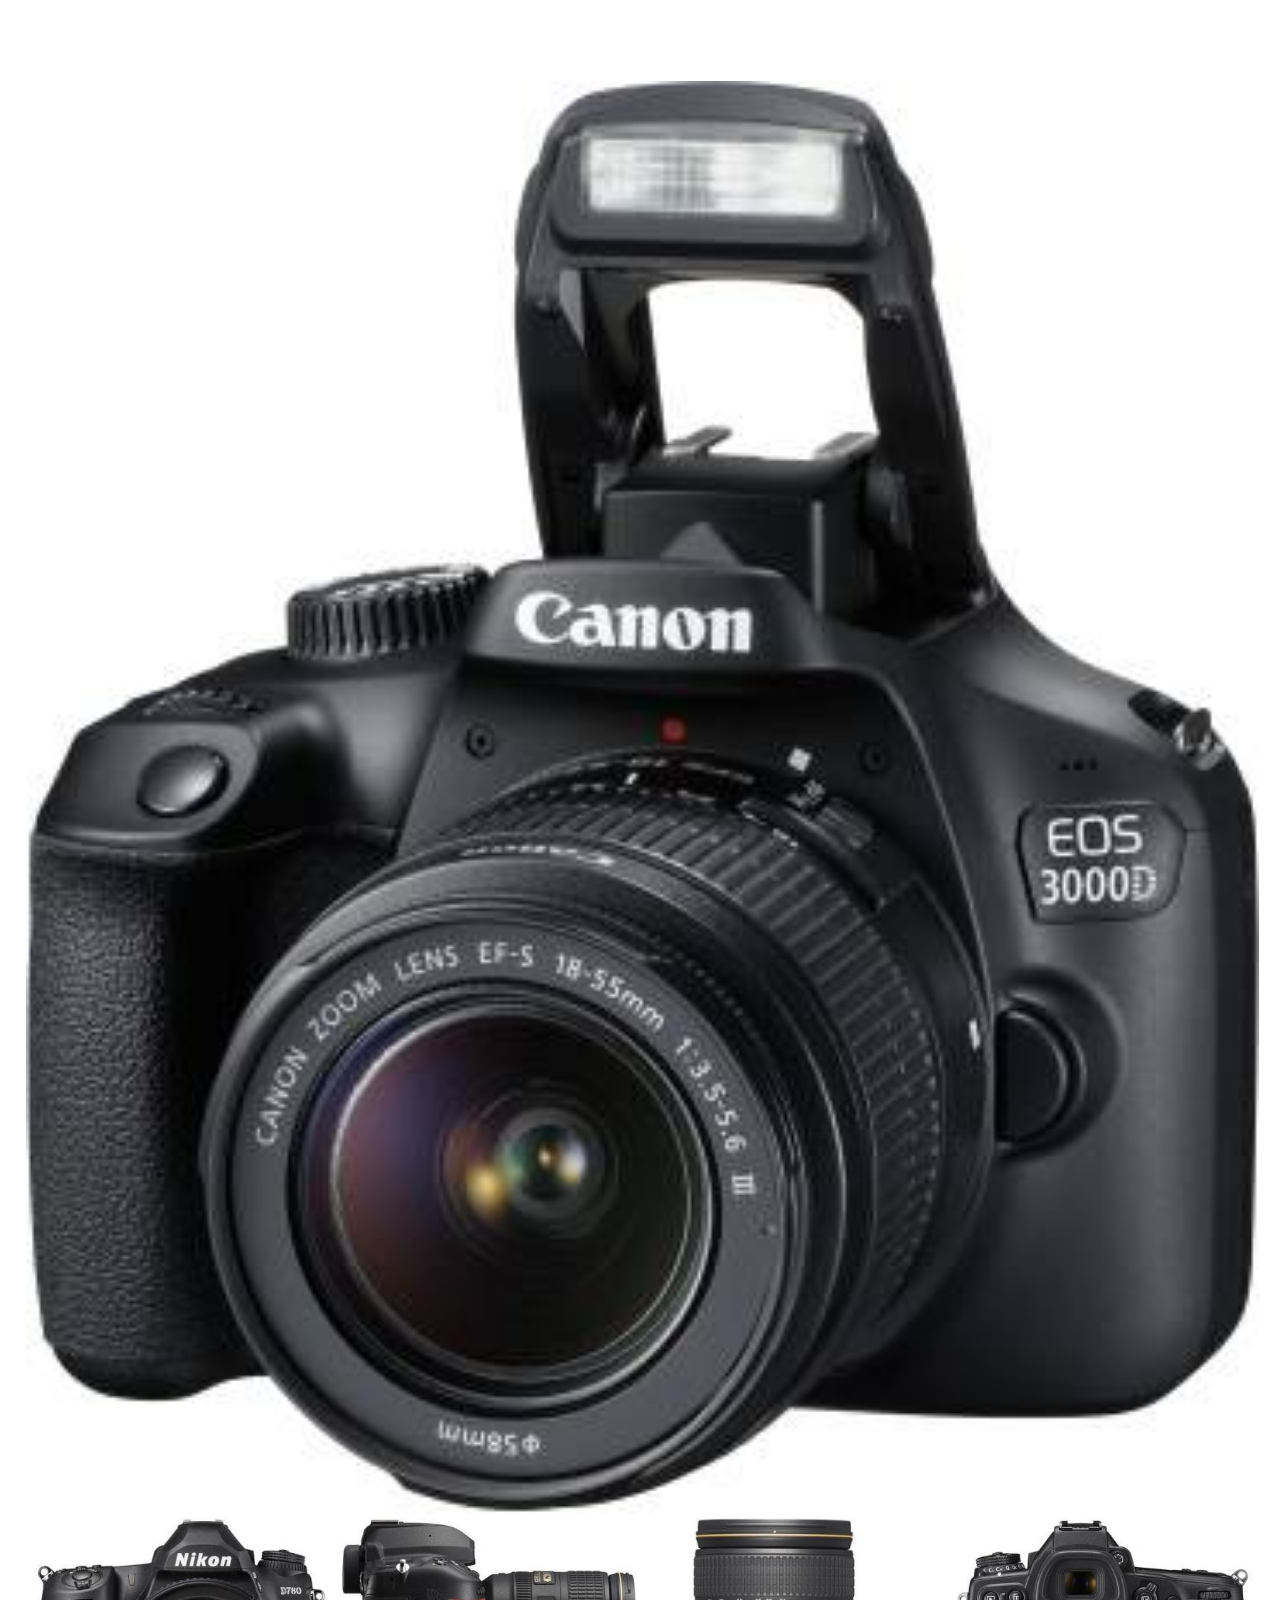
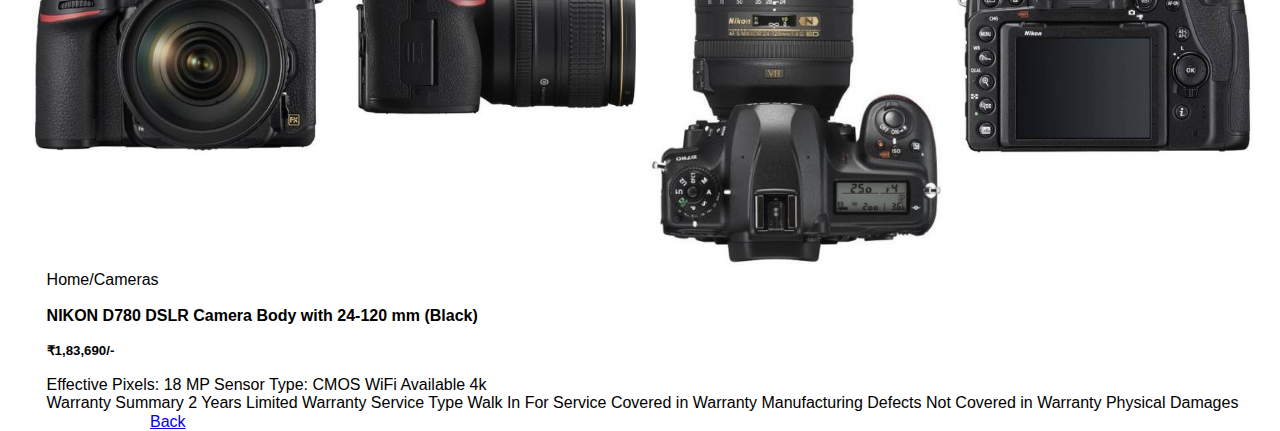
<file: Nikon.html>
<!DOCTYPE html>
<html lang="en">
    <head>
        <meta charset="UTF-8">
        <meta name="viewport" content="width=device-width, initial-scale=1.0">
        <title>Nikon</title>
        <link href="https://cdn.jsdelivr.net/npm/bootstrap@5.0.2/dist/css/bootstrap.min.css" rel="stylesheet" integrity="sha384-EVSTQN3/azprG1Anm3QDgpJLIm9Nao0Yz1ztcQTwFspd3yD65VohhpuuCOmLASjC" crossorigin="anonymous">
        <link rel="stylesheet" href="style.css">
    </head>

    <body>
        <div class="small-container single-product">
            <div class="row">
                <div class="col-2">
                    <img src="images/Canon1.jpeg" width="100%" id="ProductImg">
                    <div class="small-img-row">
                        <div class="small-img-col">
                            <img src="images/Nikon1.jpeg" width="100%" class="small-img">
                        </div>
                        <div class="small-img-col">
                            <img src="images/Nikon2.jpeg" width="100%" class="small-img">
                        </div>
                        <div class="small-img-col">
                            <img src="images/Nikon3.jpeg" width="100%" class="small-img">
                        </div>
                        <div class="small-img-col">
                            <img src="images/Nikon5.jpeg" width="100%" class="small-img">
                        </div>
                    </div>
                </div>
                
                <div class="col-2">
                    <p>Home/Cameras</p>
                    <br>
                    <h4>NIKON D780 DSLR Camera Body with 24-120 mm  (Black)</h4>
                    <br>
                    <h5>₹1,83,690/-</h5>
                    <br>
                    <p>Effective Pixels: 18 MP
                        Sensor Type: CMOS
                        WiFi Available
                        4k</p>
                    <p>
                        Warranty Summary
                        2 Years Limited Warranty
                        Service Type
                        Walk In For Service
                        Covered in Warranty
                        Manufacturing Defects
                        Not Covered in Warranty
                        Physical Damages</p>
                </div>
            
            </div>
        </div>
        <a class="btn btn-primary btn-sm" href="index.html" itemalign="center" padding="15px"> Back</a>
    </body>

</html>
</file>
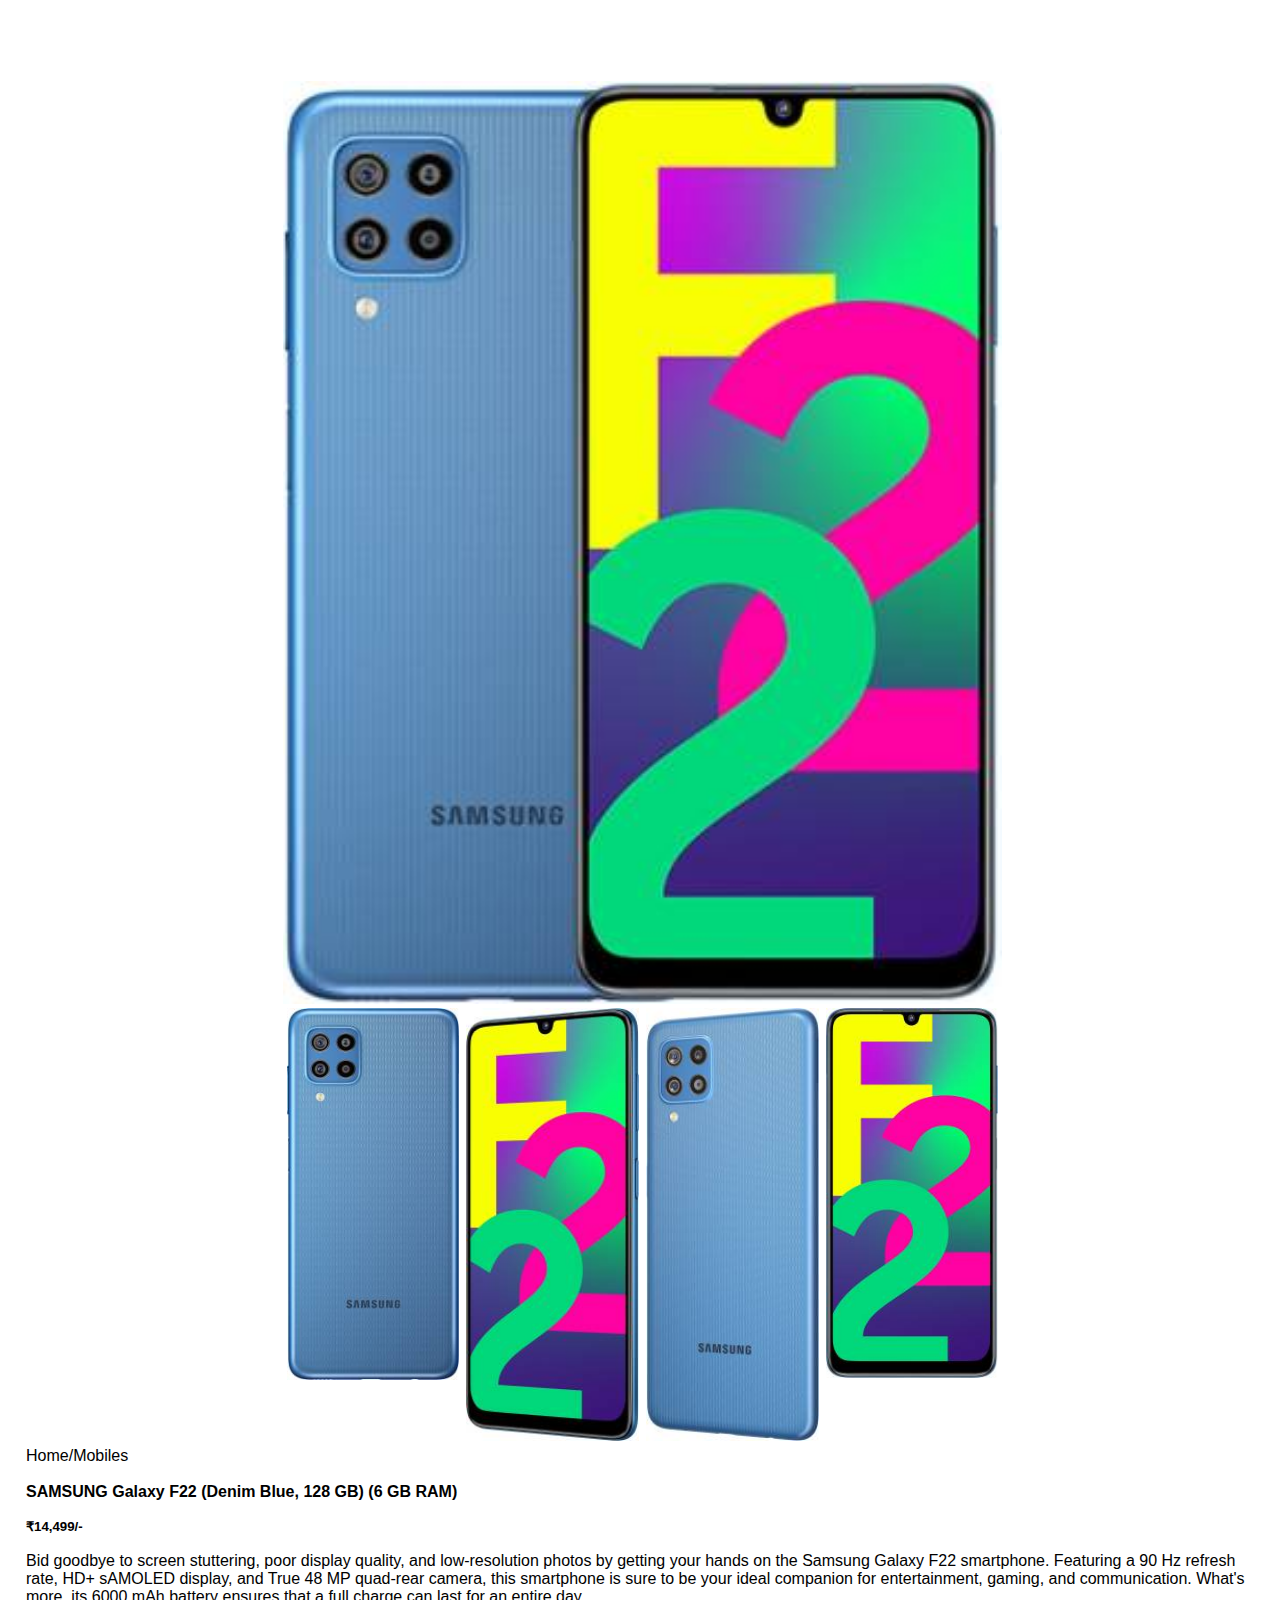
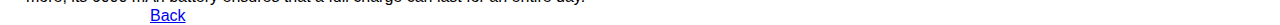
<file: samsung.html>
<!DOCTYPE html>
<html lang="en">
    <head>
        <meta charset="UTF-8">
        <meta name="viewport" content="width=device-width, initial-scale=1.0">
        <title>Samsung Mobile</title>
        <link href="https://cdn.jsdelivr.net/npm/bootstrap@5.0.2/dist/css/bootstrap.min.css" rel="stylesheet" integrity="sha384-EVSTQN3/azprG1Anm3QDgpJLIm9Nao0Yz1ztcQTwFspd3yD65VohhpuuCOmLASjC" crossorigin="anonymous">
        <link rel="stylesheet" href="style.css">
    </head>

    <body>
        <div class="small-container single-product">
            <div class="row">
                <div class="col-2">
                    <img src="images/samsung1.jpeg" width="100%" id="ProductImg">
                    <div class="small-img-row">
                        <div class="small-img-col">
                            <img src="images/samsung2.jpeg" width="100%" class="small-img">
                        </div>
                        <div class="small-img-col">
                            <img src="images/samsung3.jpeg" width="100%" class="small-img">
                        </div>
                        <div class="small-img-col">
                            <img src="images/samsung4.jpeg" width="100%" class="small-img">
                        </div>
                        <div class="small-img-col">
                            <img src="images/samsung5.jpeg" width="100%" class="small-img">
                        </div>
                    </div>
                </div>
                
                <div class="col-2">
                    <p>Home/Mobiles</p>
                    <br>
                    <h4>SAMSUNG Galaxy F22 (Denim Blue, 128 GB)  (6 GB RAM)</h4>
                    <br>
                    <h5>₹14,499/-</h5>
                    <br>
                    <p>Bid goodbye to screen stuttering, poor display quality, and low-resolution photos by getting your hands on the Samsung Galaxy F22 smartphone. Featuring a 90 Hz refresh rate, HD+ sAMOLED display, and True 48 MP quad-rear camera, this smartphone is sure to be your ideal companion for entertainment, gaming, and communication. What's more, its 6000 mAh battery ensures that a full charge can last for an entire day.</p>
                </div>
            
            </div>
        </div>
        <a class="btn btn-primary btn-sm" href="index.html" itemalign="center" padding="15px"> Back</a>
    </body>

</html>
</file>
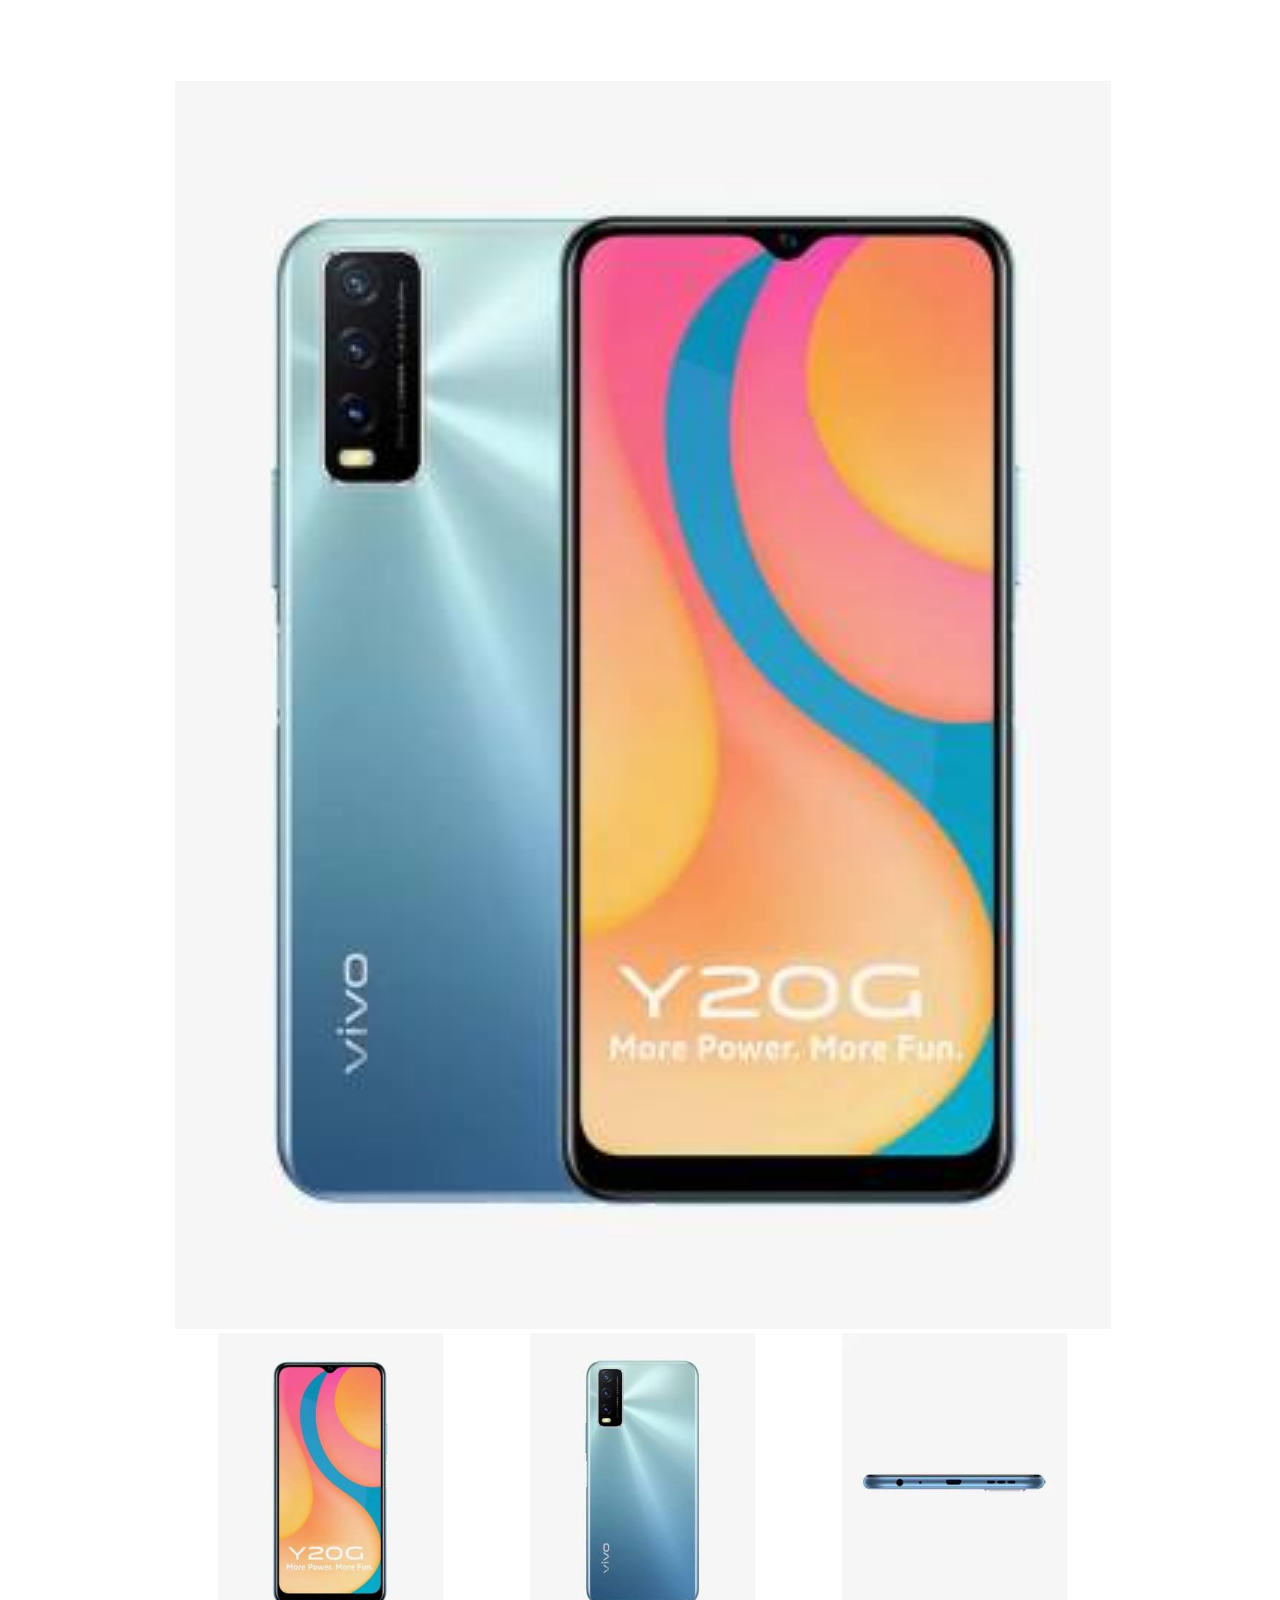
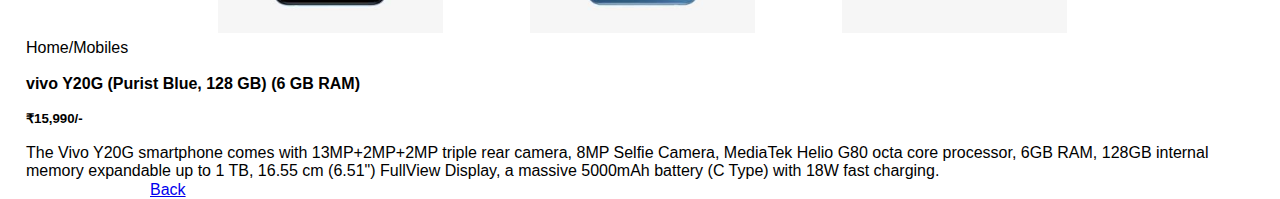
<file: Vivo.html>
<!DOCTYPE html>
<html lang="en">
    <head>
        <meta charset="UTF-8">
        <meta name="viewport" content="width=device-width, initial-scale=1.0">
        <title>Vivo Mobile</title>
        <link href="https://cdn.jsdelivr.net/npm/bootstrap@5.0.2/dist/css/bootstrap.min.css" rel="stylesheet" integrity="sha384-EVSTQN3/azprG1Anm3QDgpJLIm9Nao0Yz1ztcQTwFspd3yD65VohhpuuCOmLASjC" crossorigin="anonymous">
        <link rel="stylesheet" href="style.css">
    </head>

    <body>
        <div class="small-container single-product">
            <div class="row">
                <div class="col-2">
                    <img src="images/Vivo1.jpeg" width="100%" id="ProductImg">
                    <div class="small-img-row">
                        <div class="small-img-col">
                            <img src="images/Vivo2.jpeg" width="100%" class="small-img">
                        </div>
                        <div class="small-img-col">
                            <img src="images/Vivo3.jpeg" width="100%" class="small-img">
                        </div>
                        <div class="small-img-col">
                            <img src="images/Vivo4.jpeg" width="100%" class="small-img">
                        </div>
                    </div>
                </div>
                
                <div class="col-2">
                    <p>Home/Mobiles</p>
                    <br>
                    <h4>vivo Y20G (Purist Blue, 128 GB)  (6 GB RAM)</h4>
                    <br>
                    <h5>₹15,990/-</h5>
                    <br>
                    <p>The Vivo Y20G smartphone comes with 13MP+2MP+2MP triple rear camera, 8MP Selfie Camera, MediaTek Helio G80 octa core processor, 6GB RAM, 128GB internal memory expandable up to 1 TB, 16.55 cm (6.51") FullView Display, a massive 5000mAh battery (C Type) with 18W fast charging.</p>
                    <p>
                </div>
            
            </div>
        </div>
        <a class="btn btn-primary btn-sm" href="index.html" itemalign="center" padding="15px"> Back</a>
    </body>

</html>
</file>
<file: style.css>
*{
    margin: 0;
    padding: 0;
    box-sizing: border-box;
}

body{
    font-family: 'Poppins', sans-serif;
}
.small-container{
    max-width: 100%;
    margin: 0;
    padding-left: 25px;
    padding-right: 20px;
}
.row{
    display: flex;
    align-items:center;
    flex-wrap: wrap;
    justify-content: space-around;
}
.single-product{
    margin-top: 80px;
}
.small-img-row{
    display: flex;
    justify-content:space-around;
}
.col-2 img{
    max-width:100%;
    padding: 0px;
}
.small-img-col{
    flex-basis: 24%;
    cursor: pointer;
}
.single-product .col-2 img{
    padding: 0;
}
.single-product .col-2{
    padding: 1px;
    
}

.btn{
    margin-left: 150px;
}
</file>
